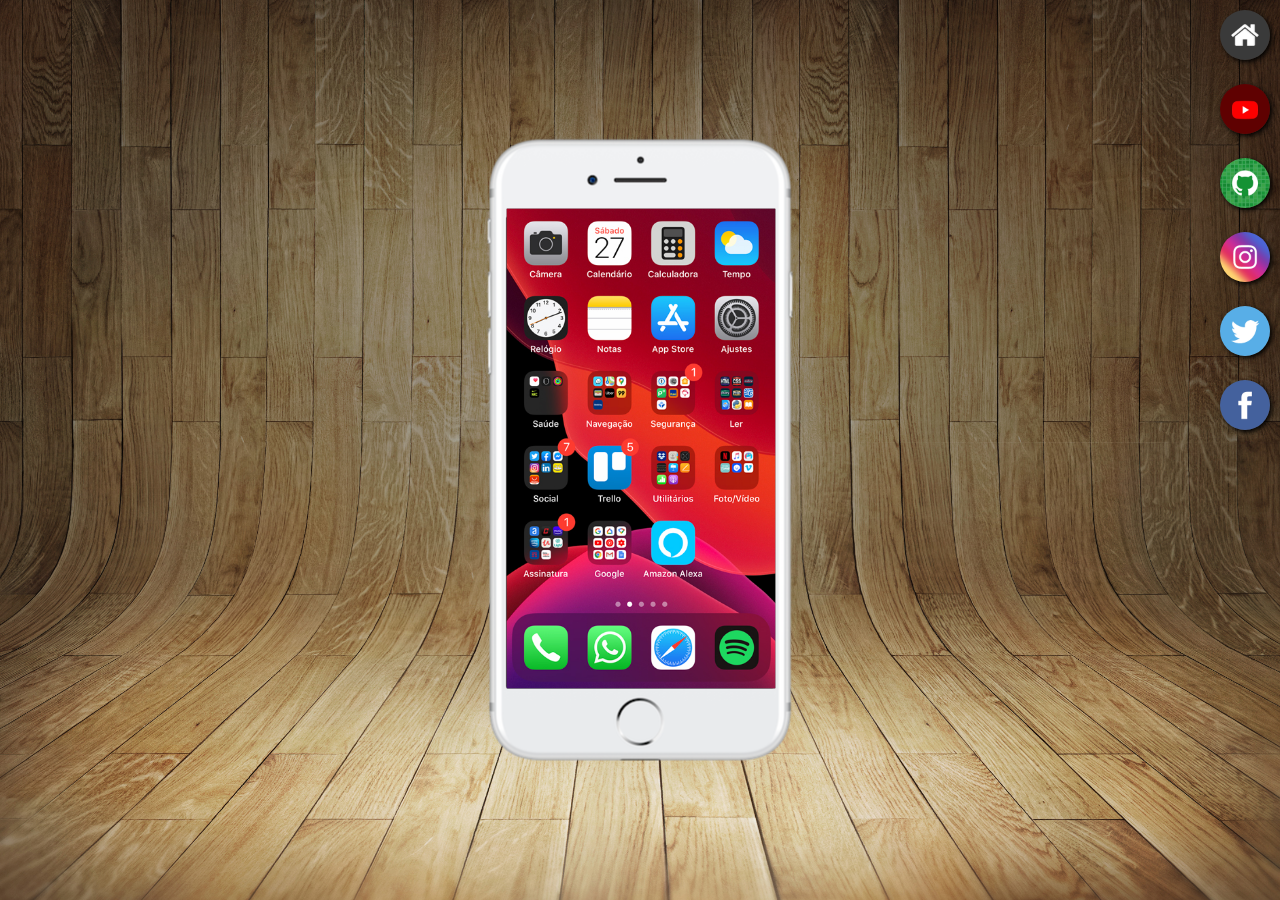
<file: index.html>
<!DOCTYPE html>
<html lang="pt-br">
<head>
    <meta charset="UTF-8">
    <meta name="viewport" content="width=device-width, initial-scale=1.0">
    <link rel="shortcut icon" href="favicon.ico" type="image/x-icon">
    <link rel="stylesheet" href="estilos/style.css">
    <title>Redes sociais</title>
</head>
<body>
    <main>
        <section id="telefone">
          <iframe src="home.html" name="tela" id="tela" frameborder="0"></iframe>
        </section>
        <section id="redes-sociais">
            <a href="home.html" target="tela"> <img src="imagens/logo-home.jpg" alt="Home"></a><br> 
            <a href="youtube.html" target="tela"> <img src="imagens/logo-youtube.jpg" alt="Youtube"></a><br>   
            <a href="Github.html" target="tela"> <img src="imagens/logo-github.jpg" alt="Github"></a><br> 
            <a href="Instragram.html" target="tela"> <img src="imagens/logo-instagram.jpg" alt="Instagram"></a><br>   
            <a href="Twitter.html" target="tela"> <img src="imagens/logo-twitter.jpg" alt="Twitter"></a><br>   
            <a href="Facebook.html" target="tela"> <img src="imagens/logo-facebook.jpg" alt="Facebook"></a><br>
            
        </section>
    </main>
</body>
</html>
</file>
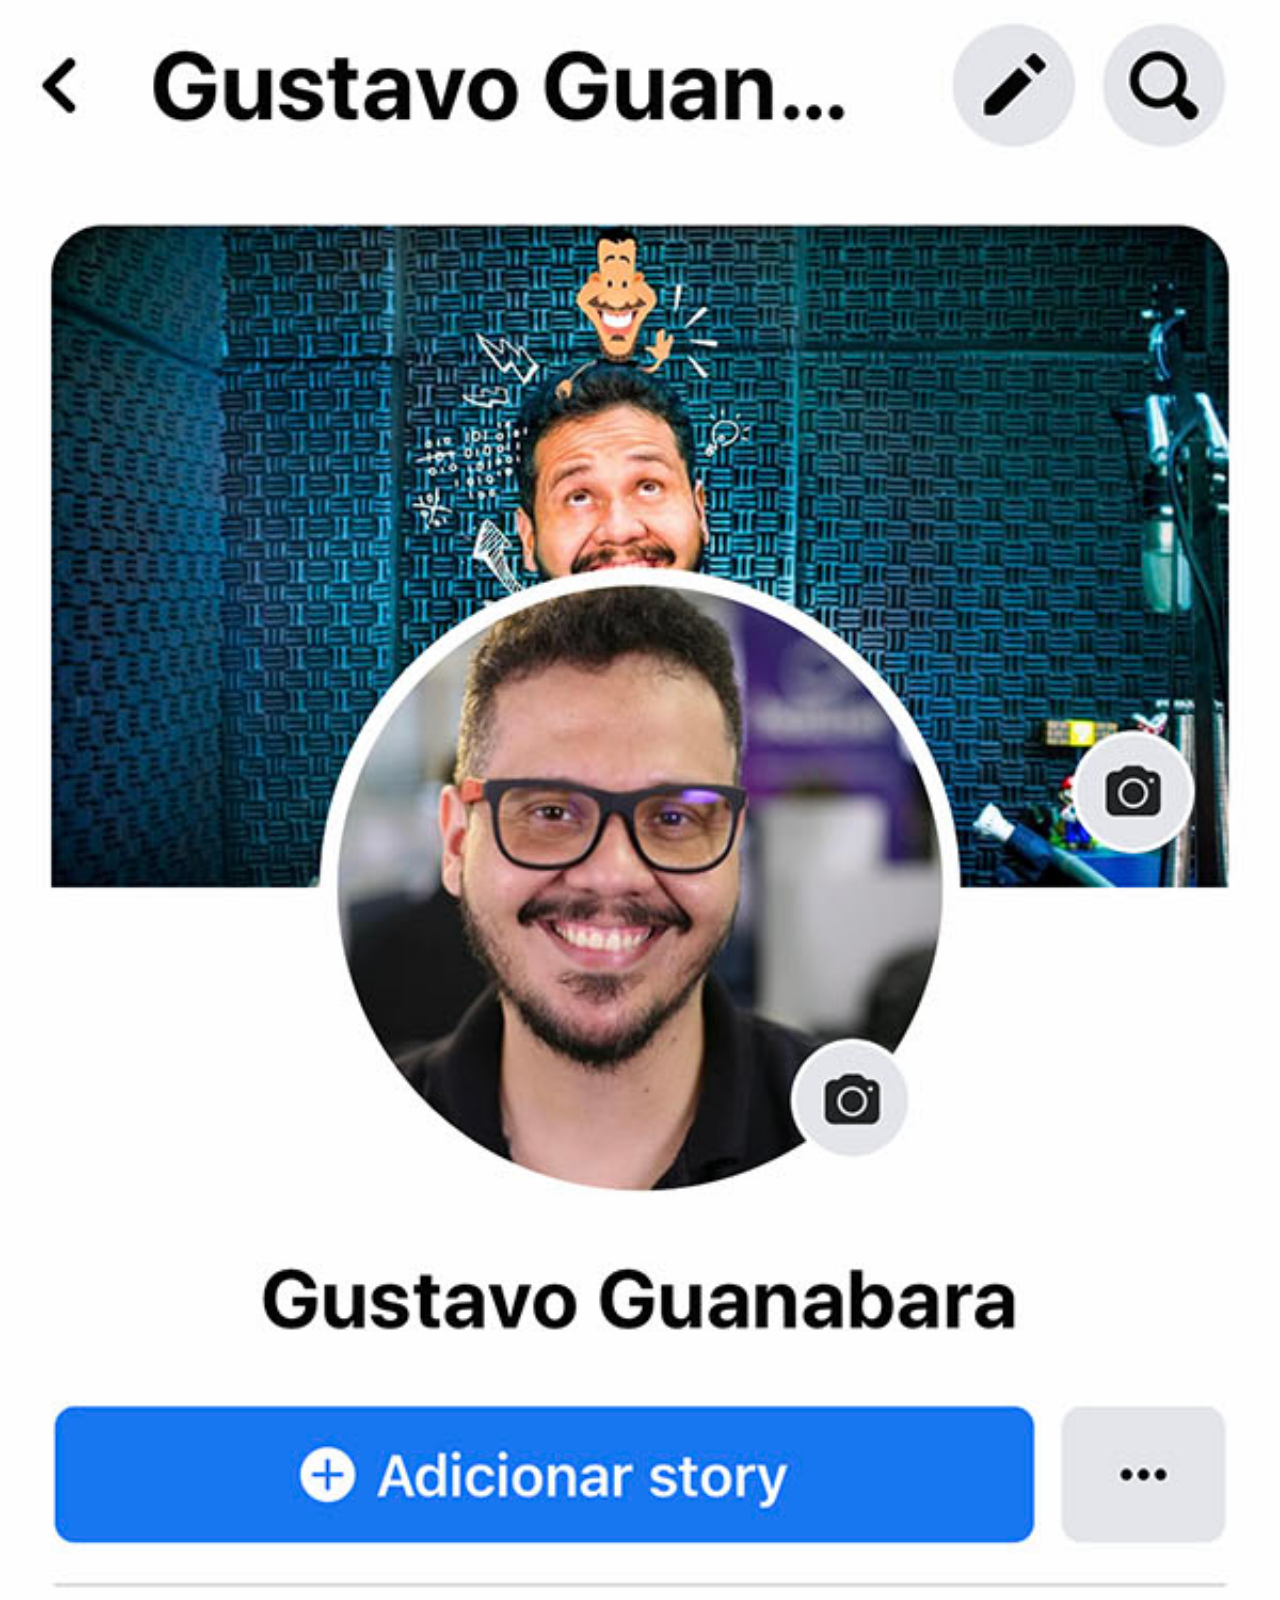
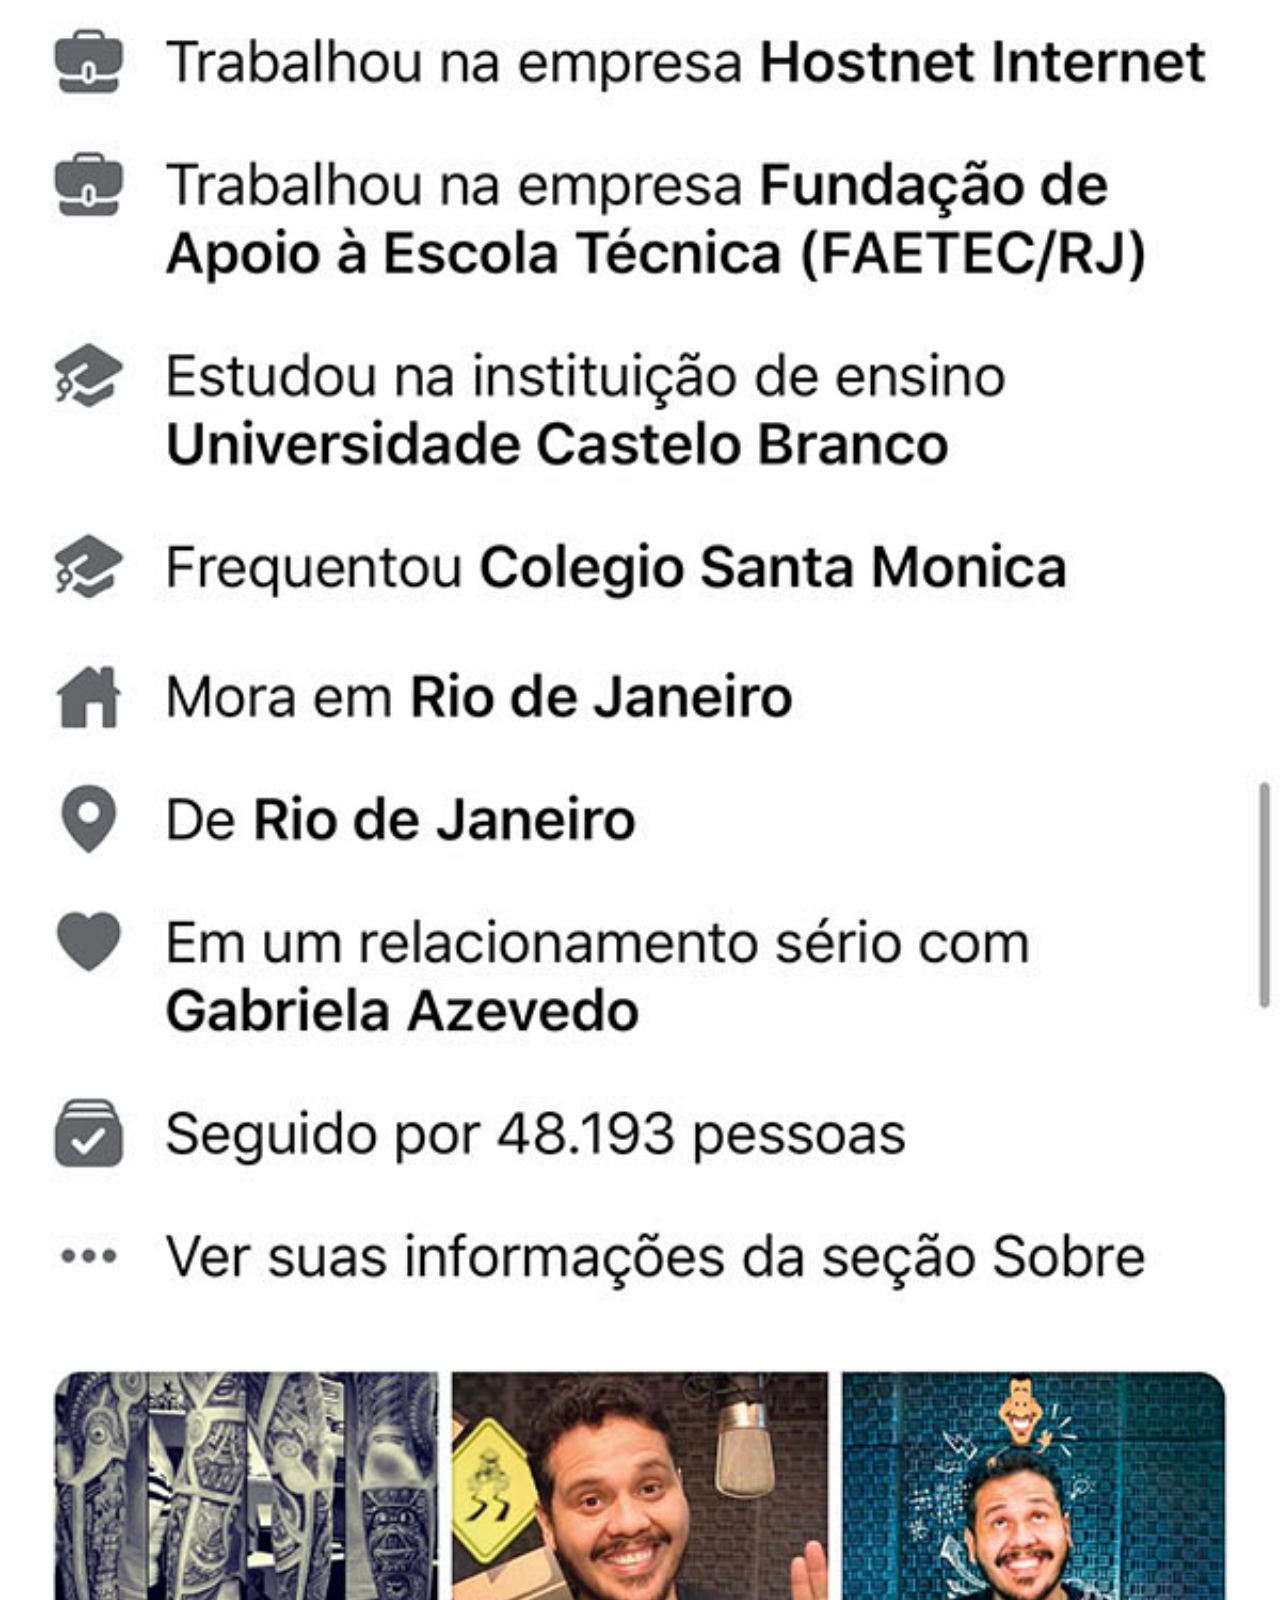
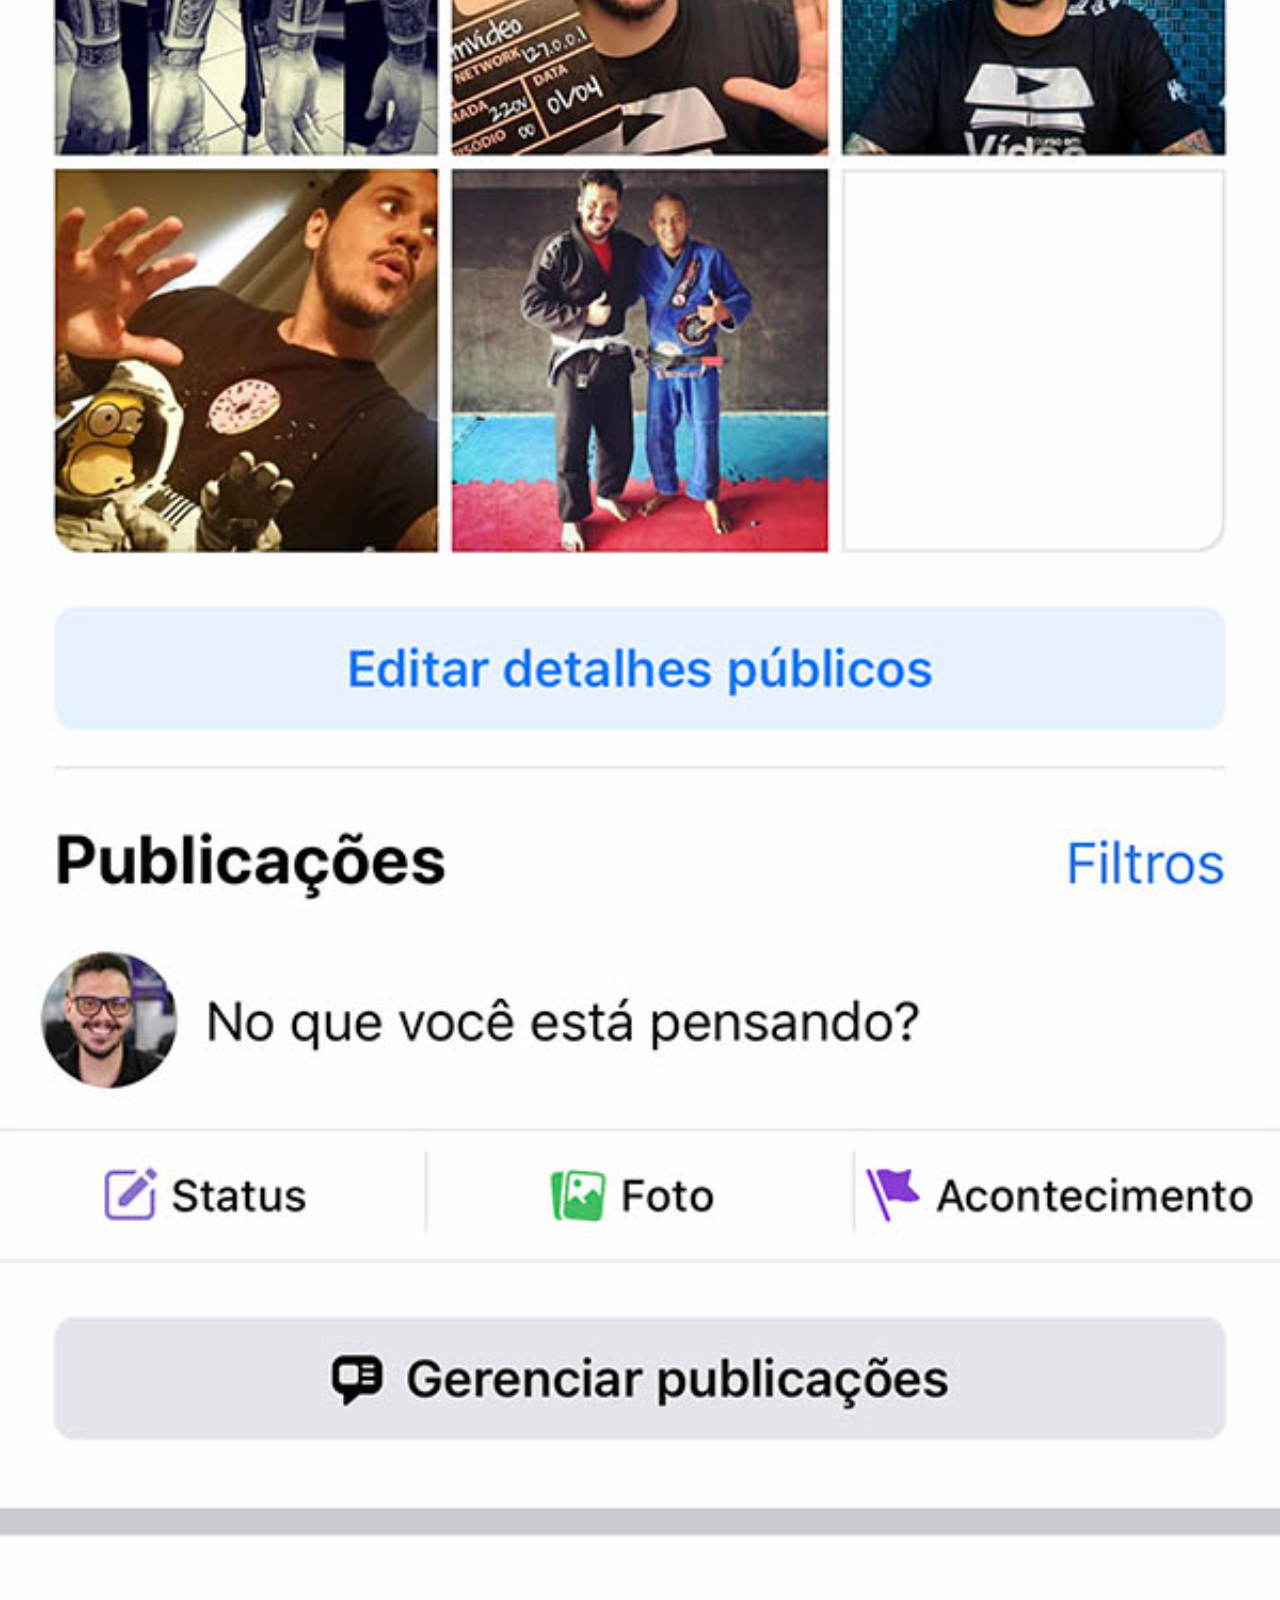
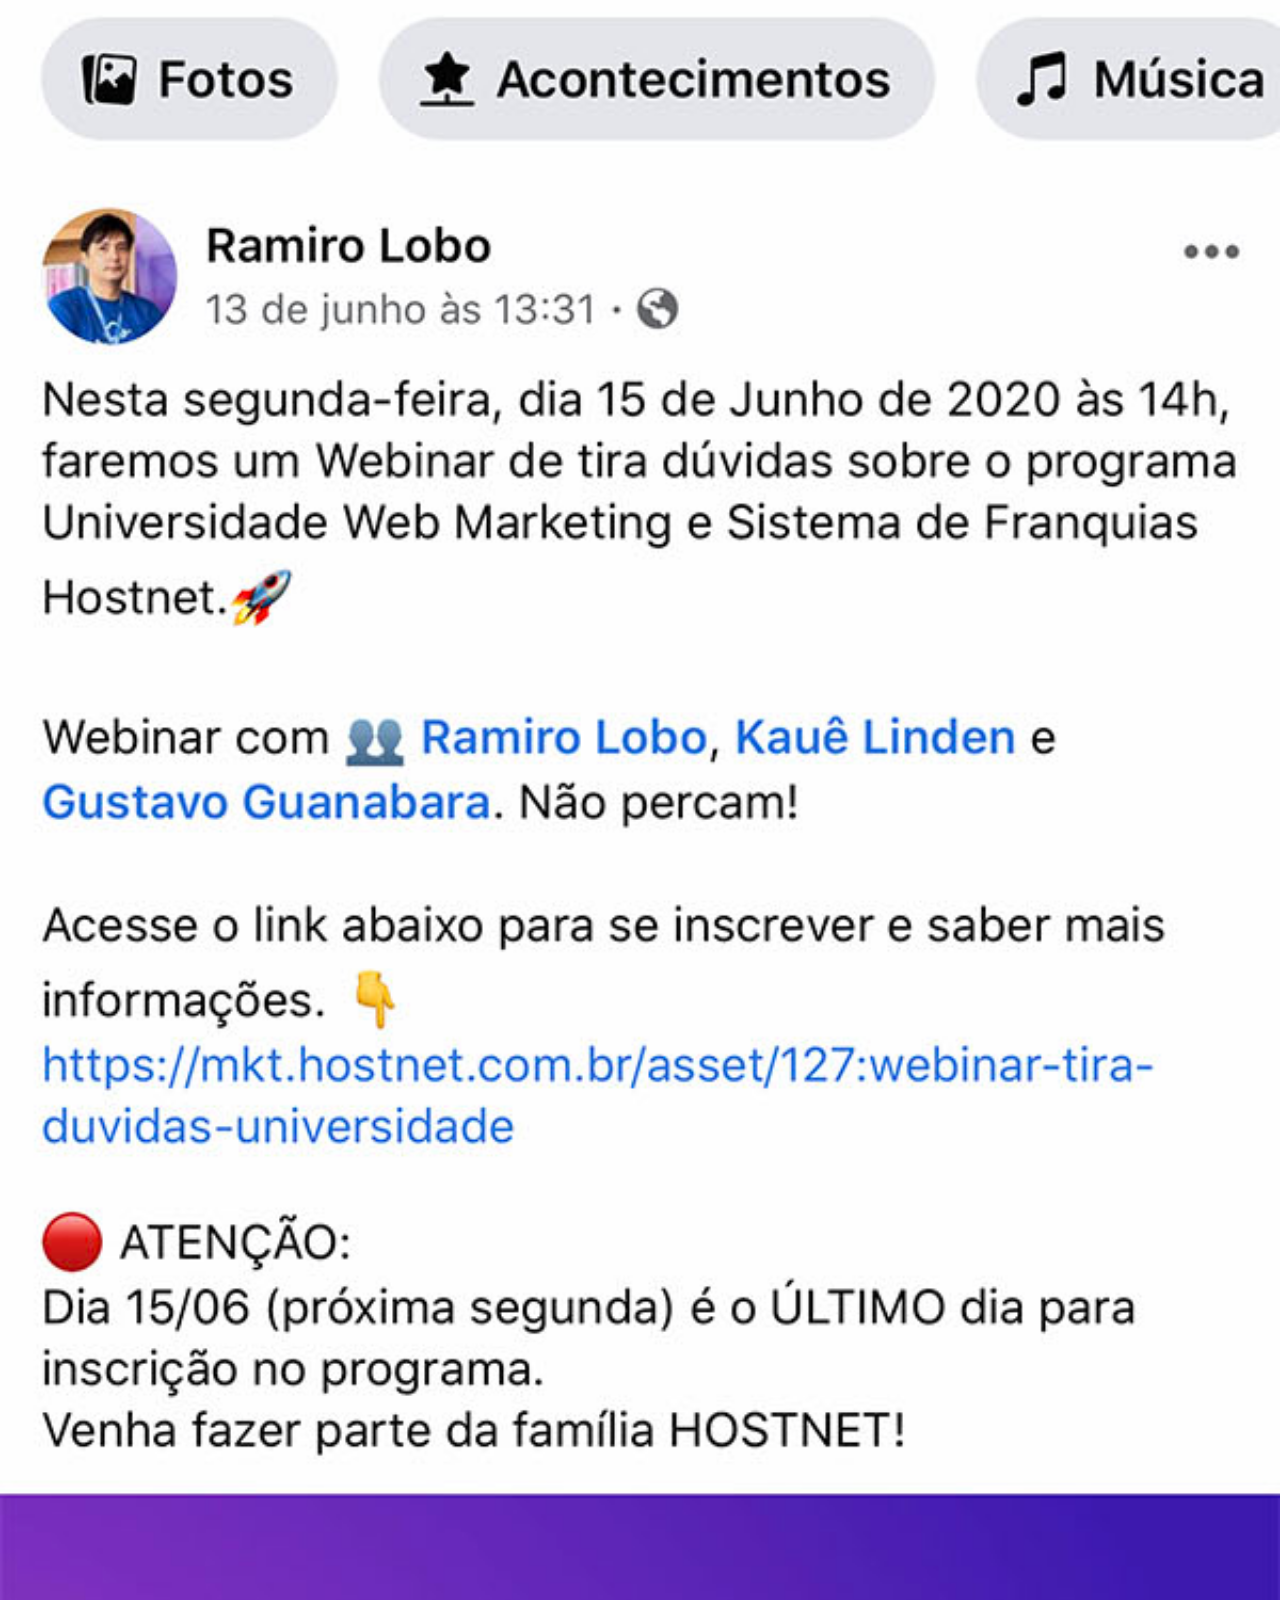
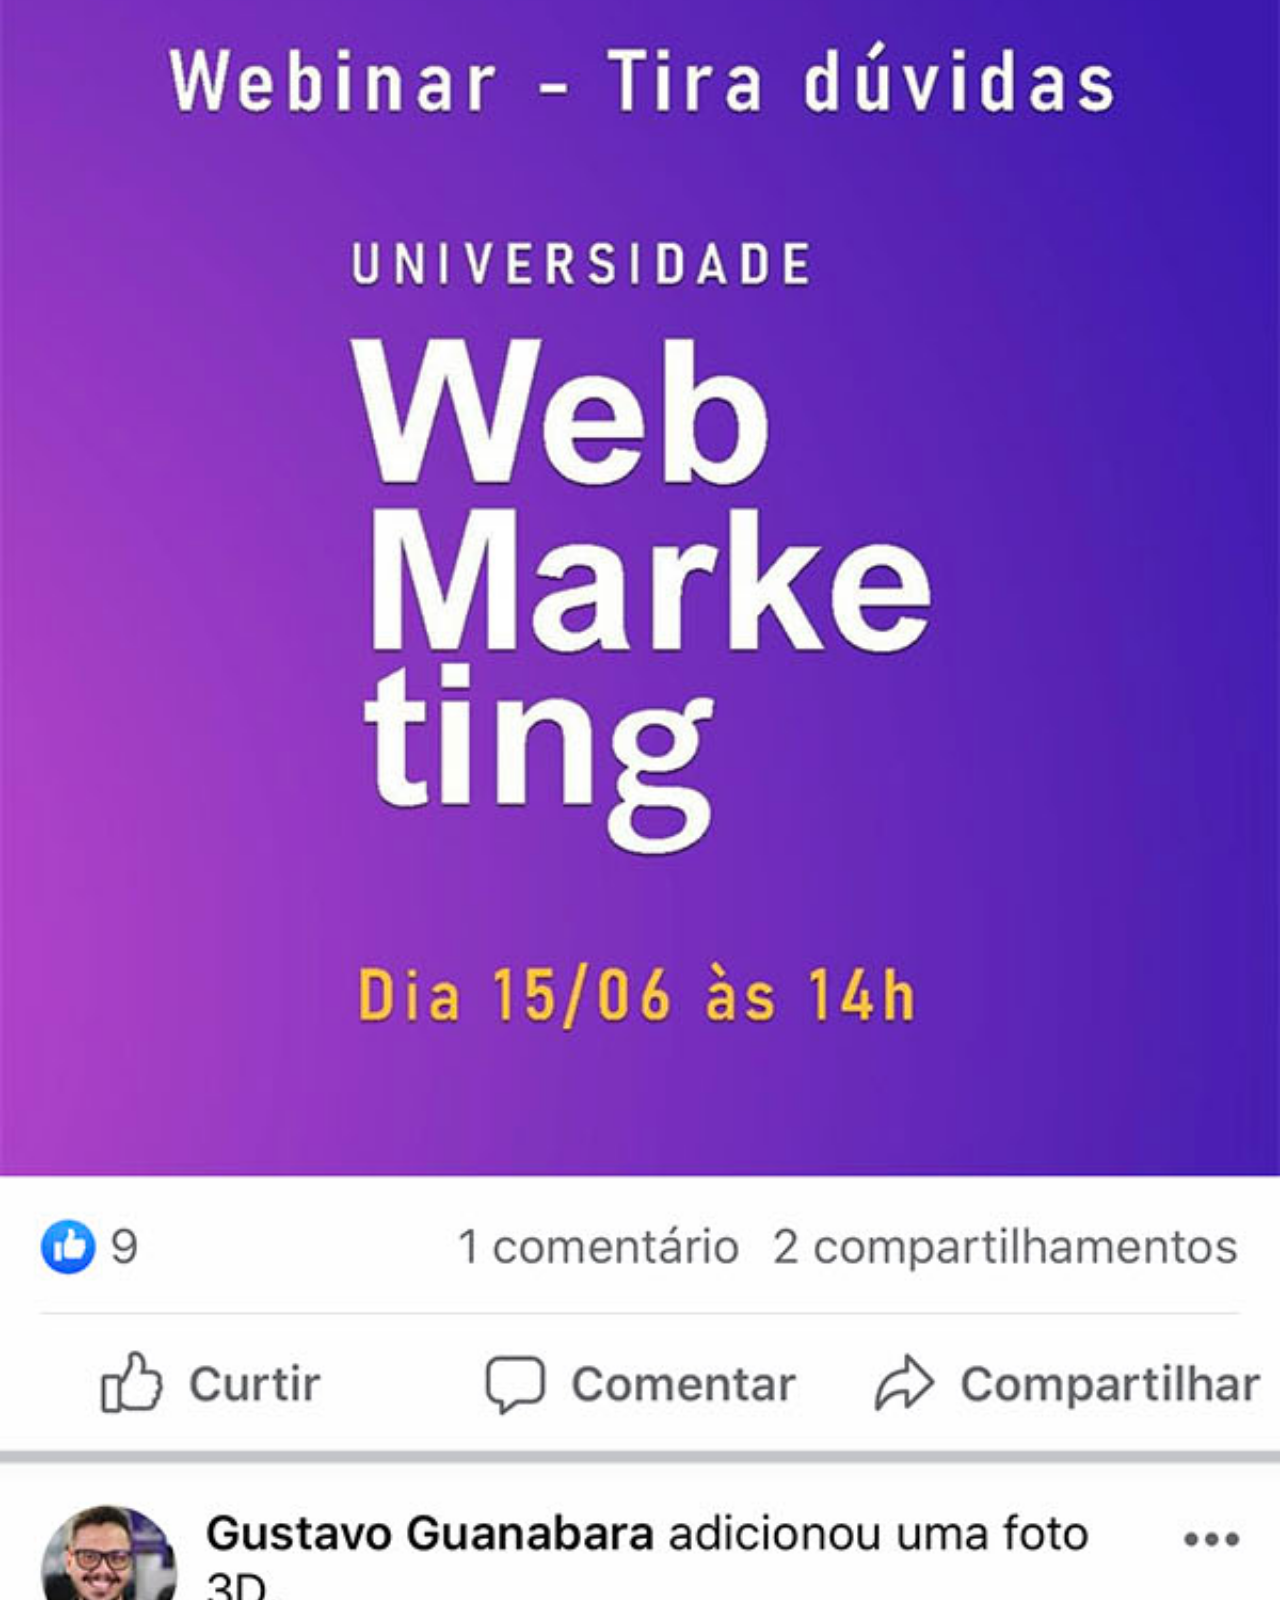
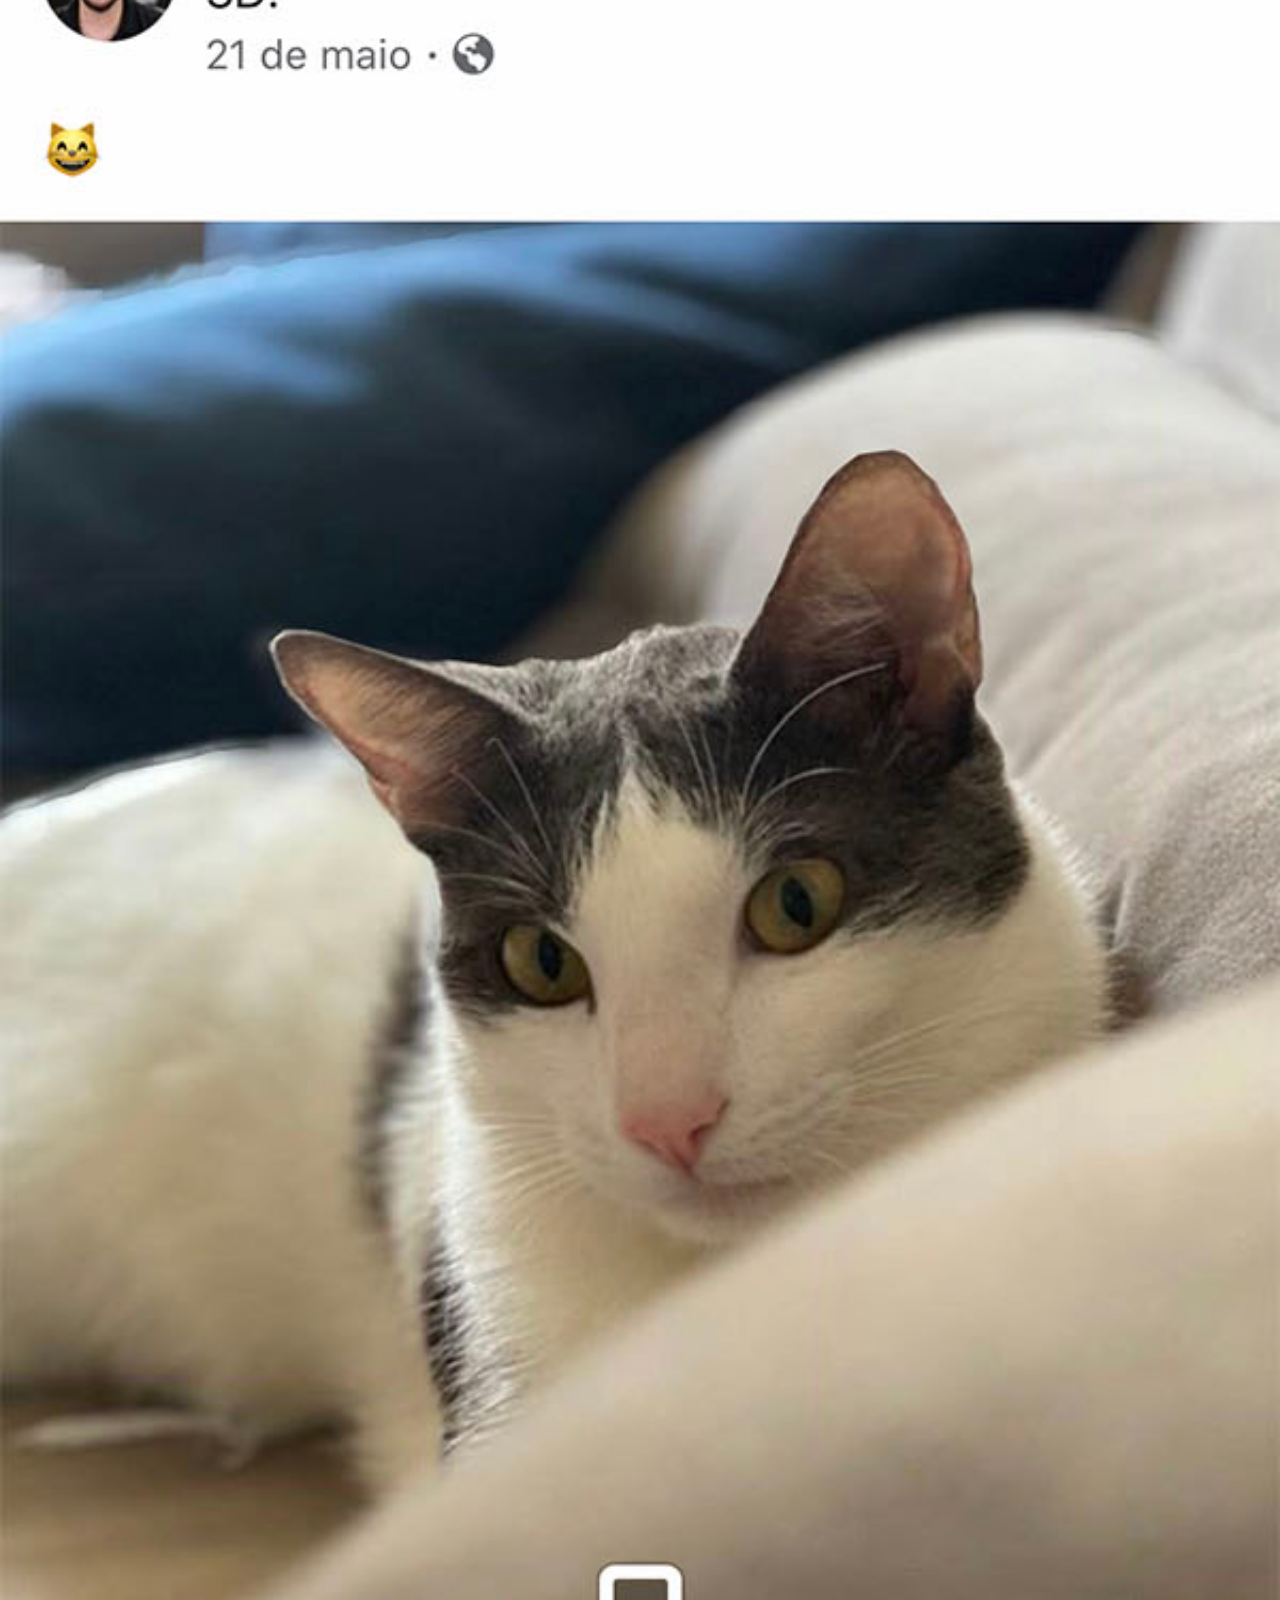
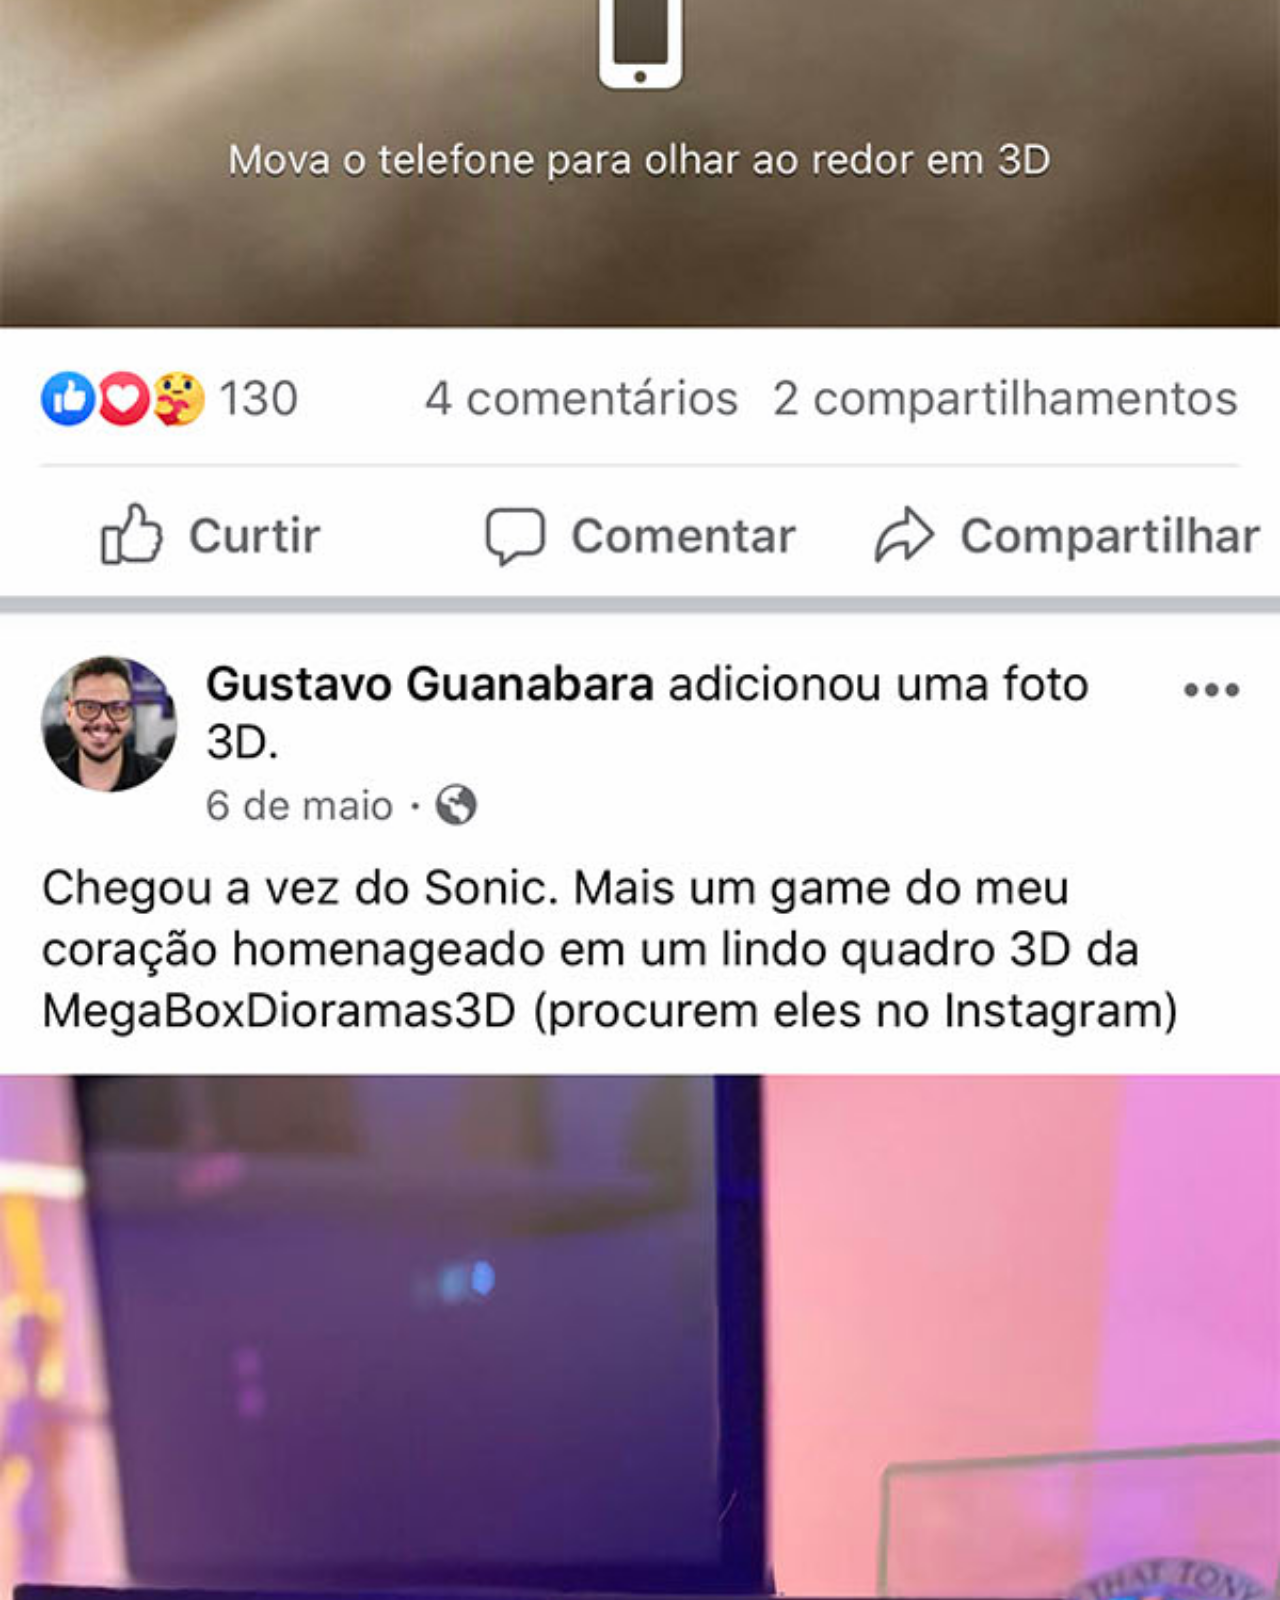
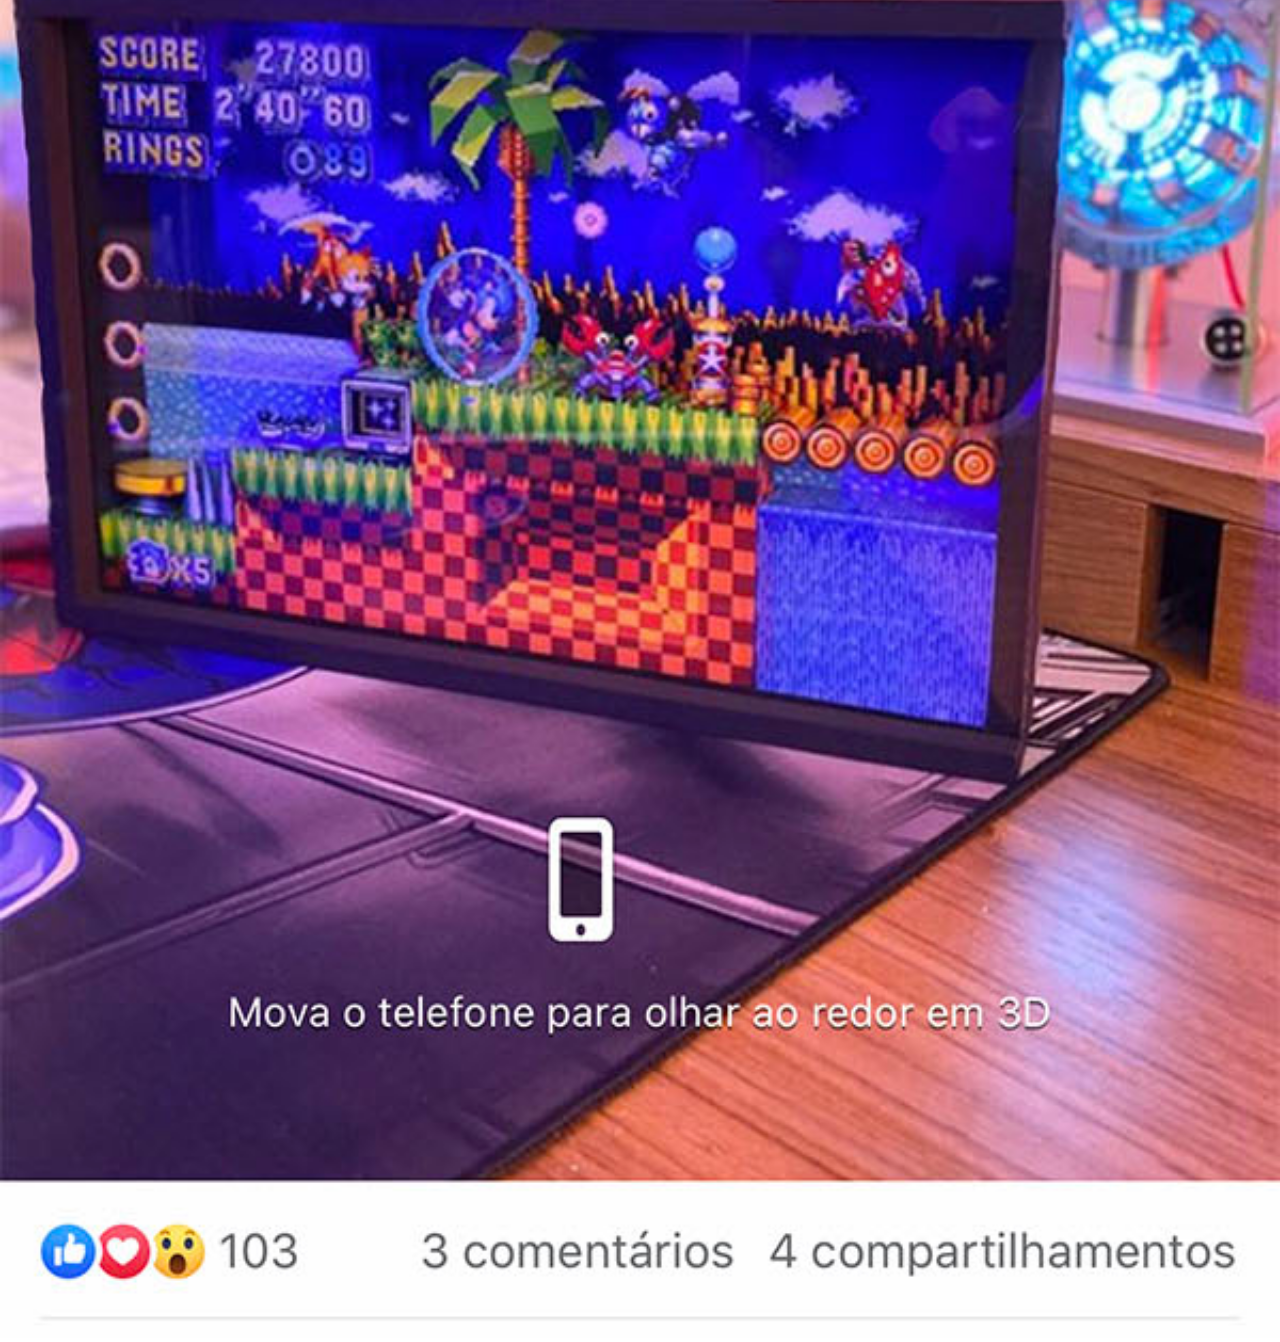
<file: Facebook.html>
<!DOCTYPE html>
<html lang="pt-br">
<head>
    <meta charset="UTF-8">
    <meta name="viewport" content="width=device-width, initial-scale=1.0">
    <link rel="stylesheet" href="estilos/social.css">

    <title>Facebook</title>
</head>
<body>
    <img src="imagens/tela-facebook.jpg" alt="Facebook">
</body>
</html>
</file>
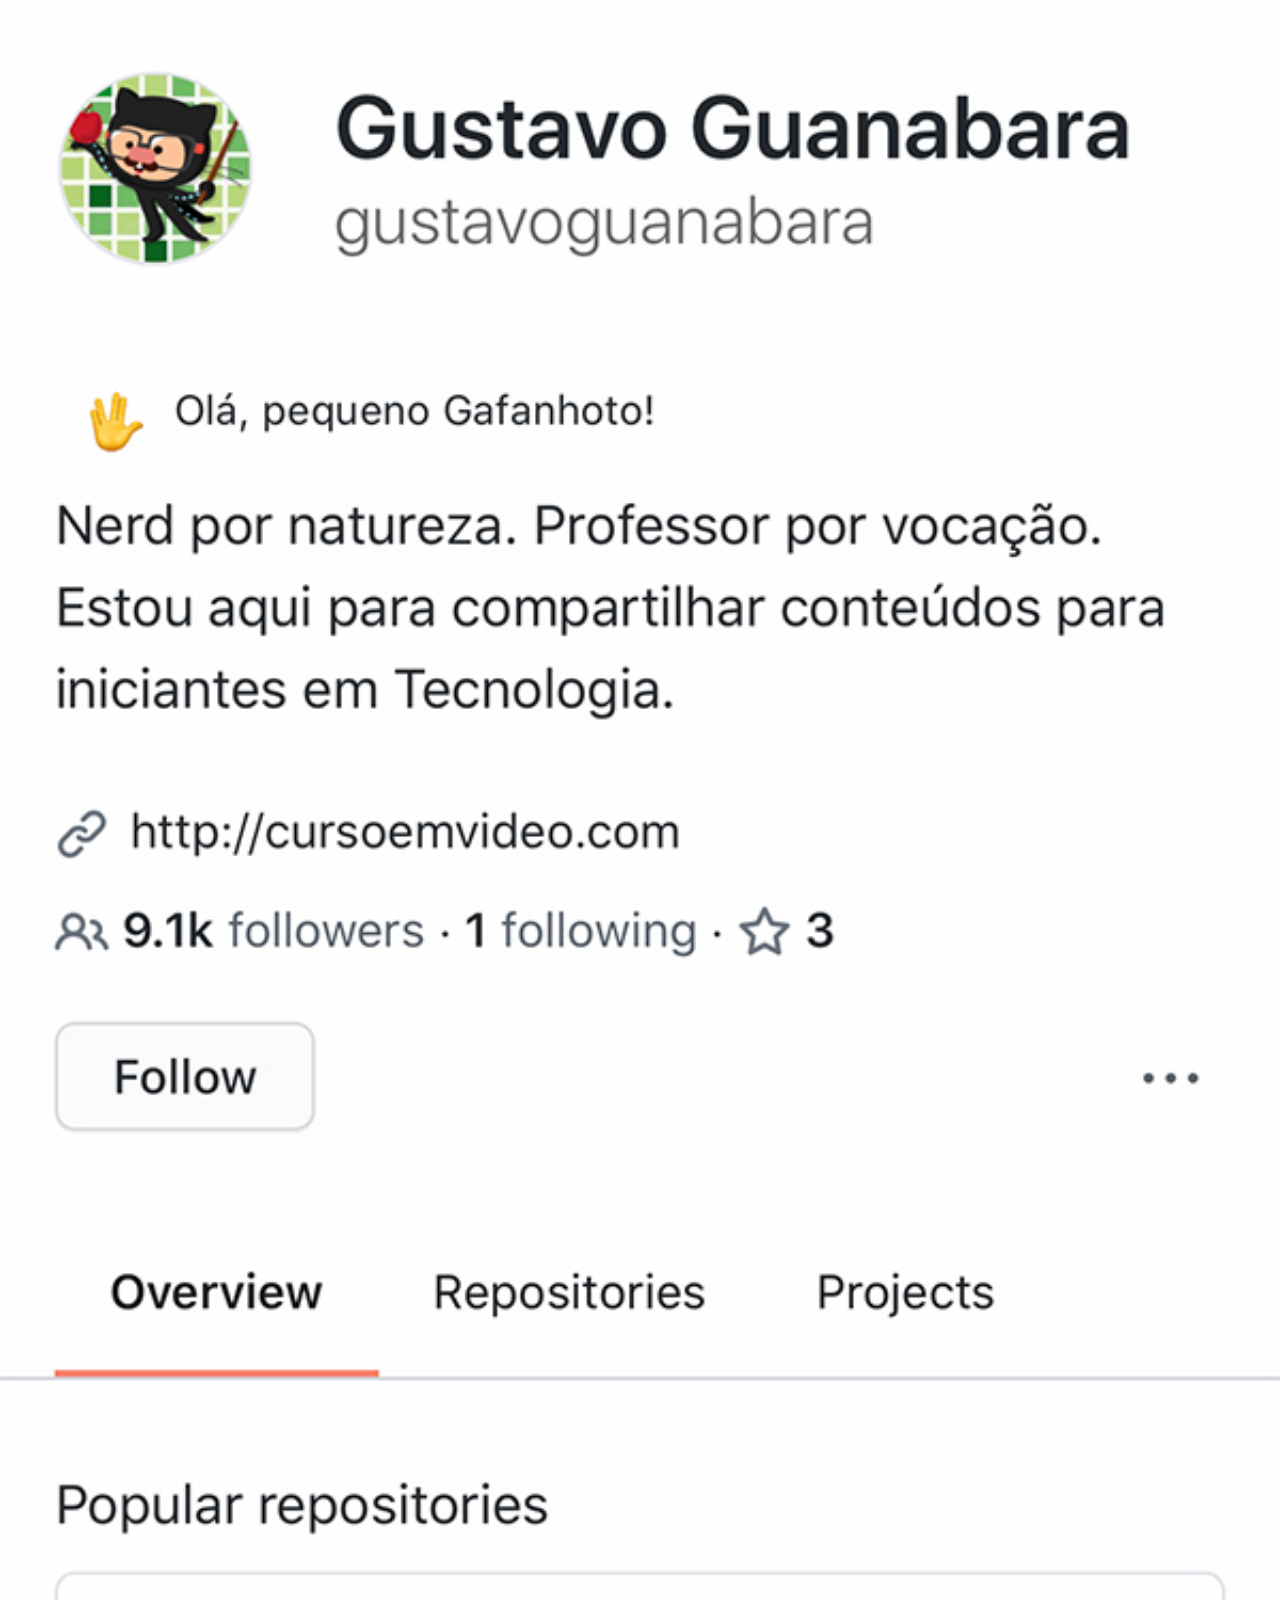
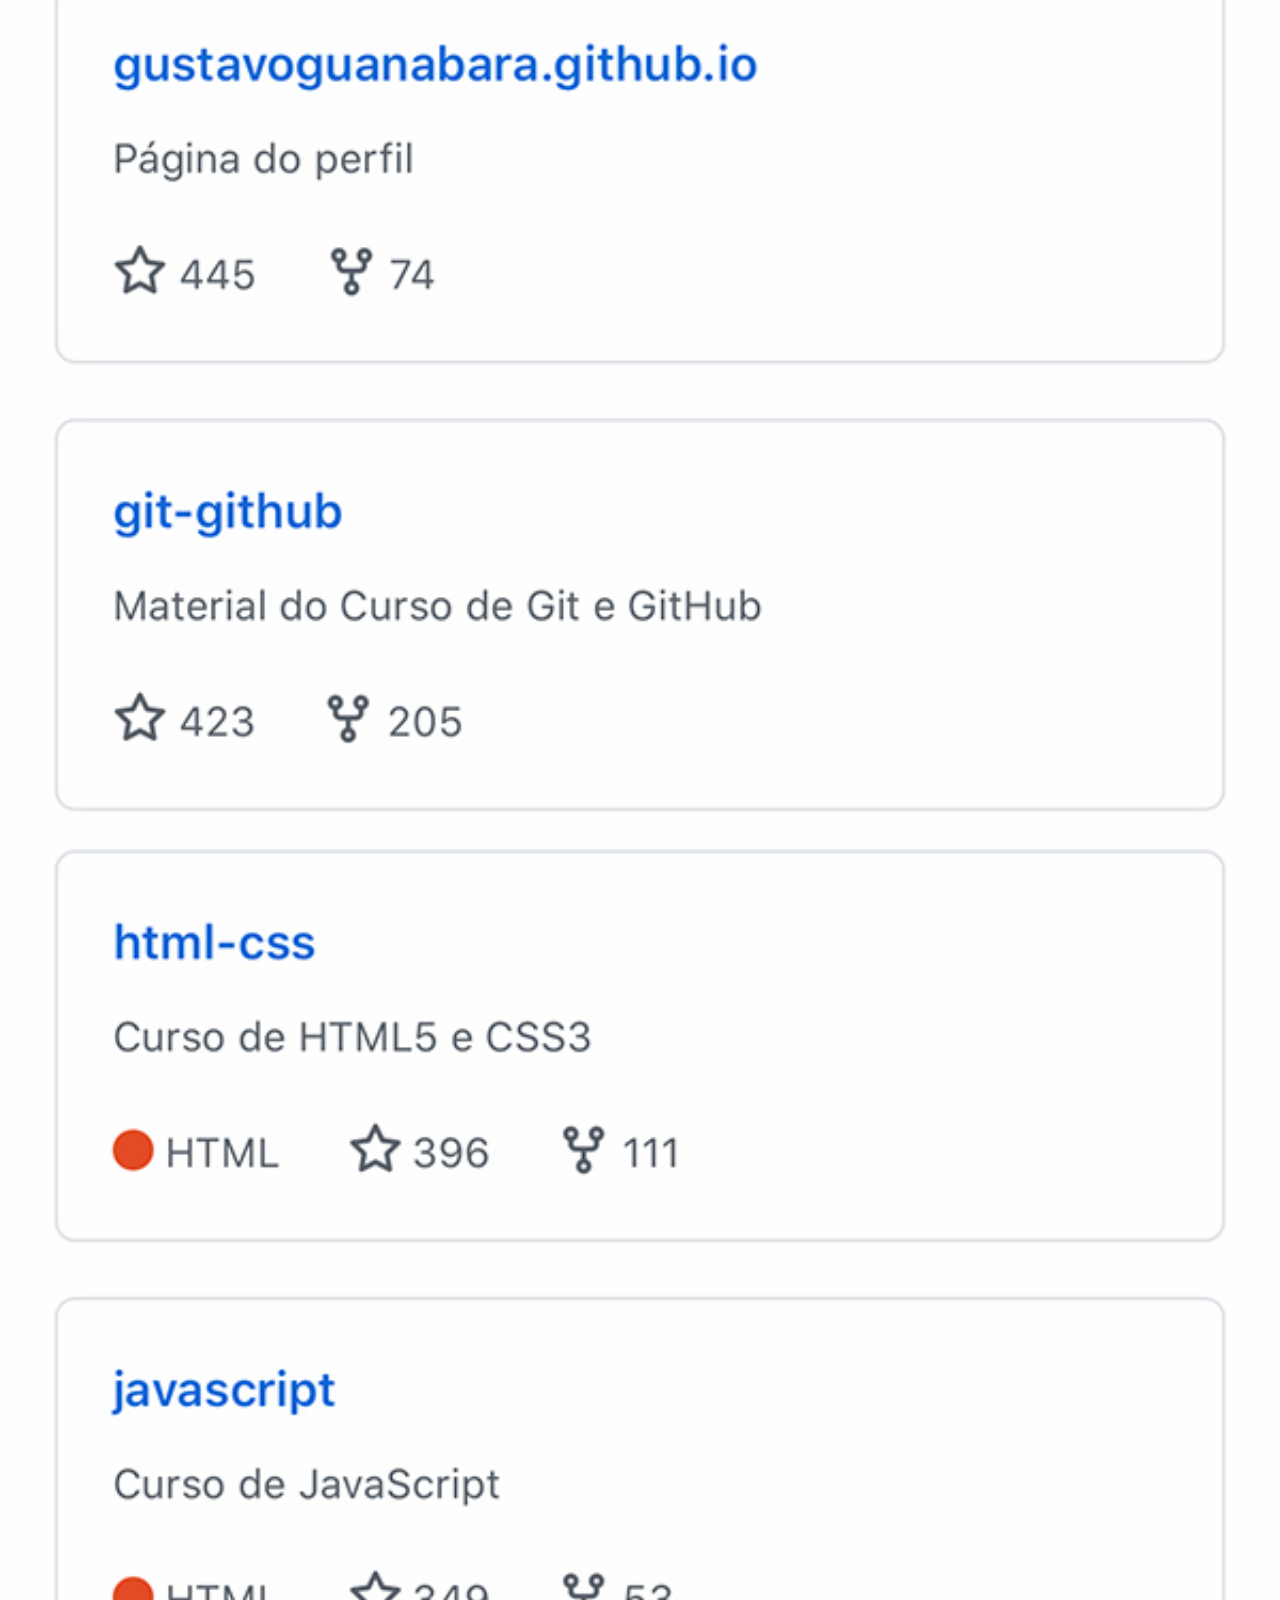
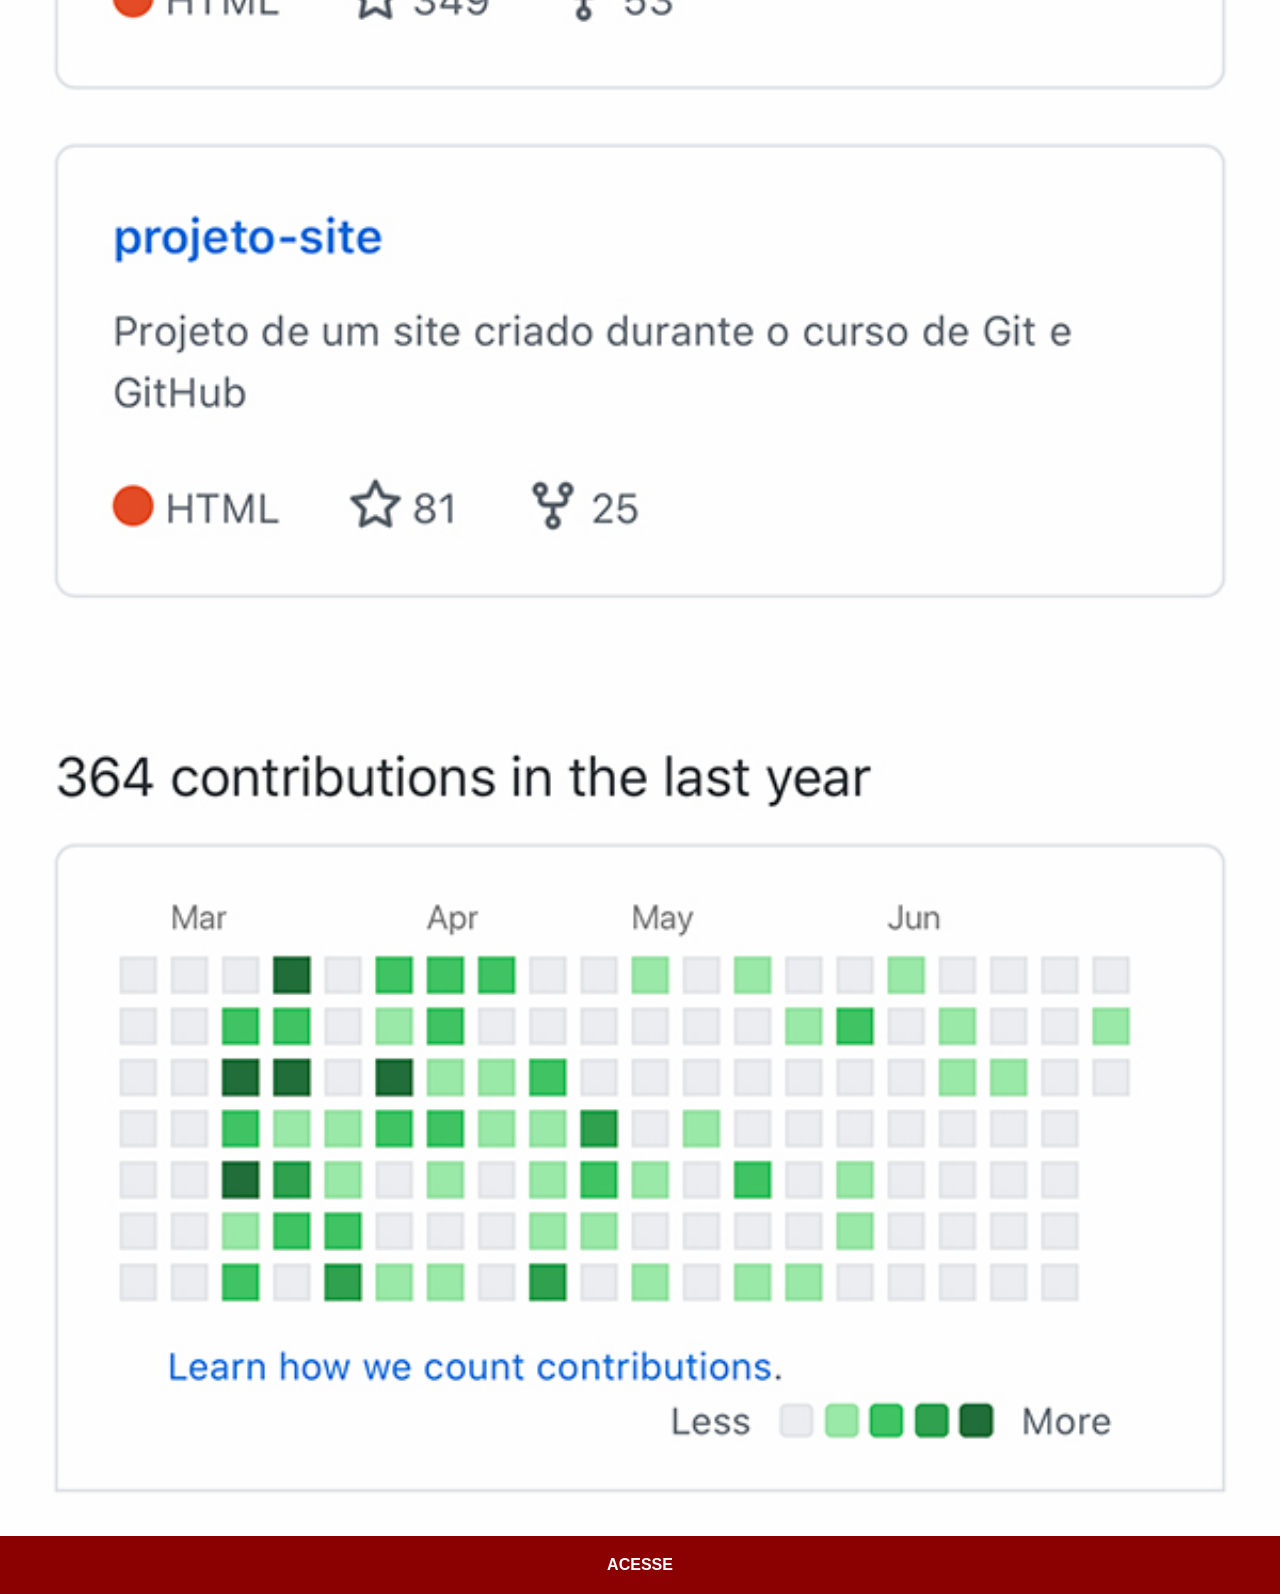
<file: Github.html>
<!DOCTYPE html>
<html lang="pt-br">
<head>
    <meta charset="UTF-8">
    <meta name="viewport" content="width=device-width, initial-scale=1.0">
    <link rel="stylesheet" href="estilos/social.css">
    
    <title>Github</title>
</head>
<body>
    <img src="imagens/tela-github.jpg" alt="Github">
    <a href="https://github.com/gustavoguanabara" target="_blank">ACESSE</a>
</body>
</html>
</file>
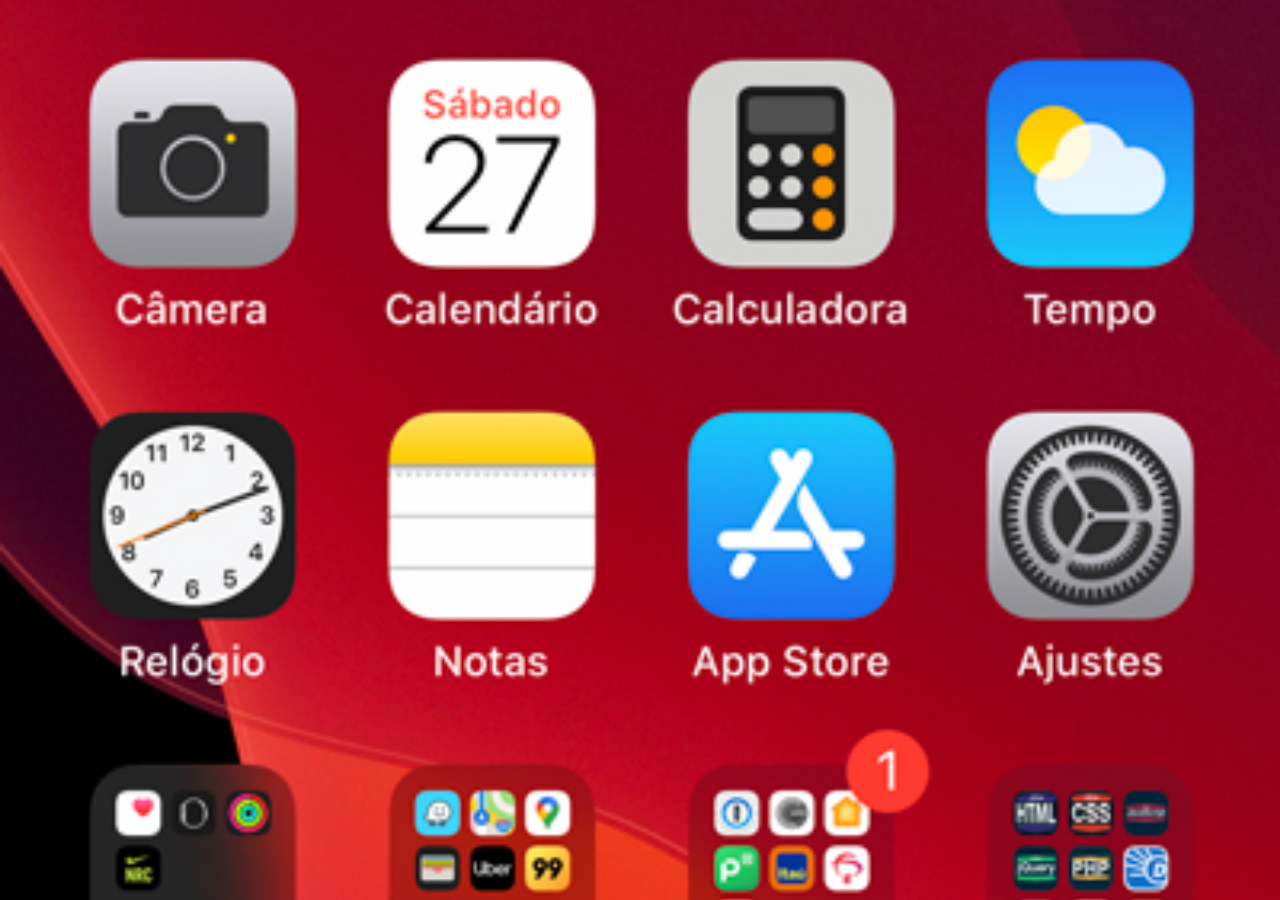
<file: home.html>
<!DOCTYPE html>
<html lang="pt-br">
<head>
    <meta charset="UTF-8">
    <meta name="viewport" content="width=device-width, initial-scale=1.0">
    <title>home</title>
</head>
<style>
    * {
        margin: 0px;
        padding: 0px;

    }

    body {
        width: 100vw;
        height: 100vh;
        background: black url(imagens/tela-home.jpg) no-repeat top center;
        background-size: cover;


    }
</style>
<body>
    
</body>
</html>
</file>
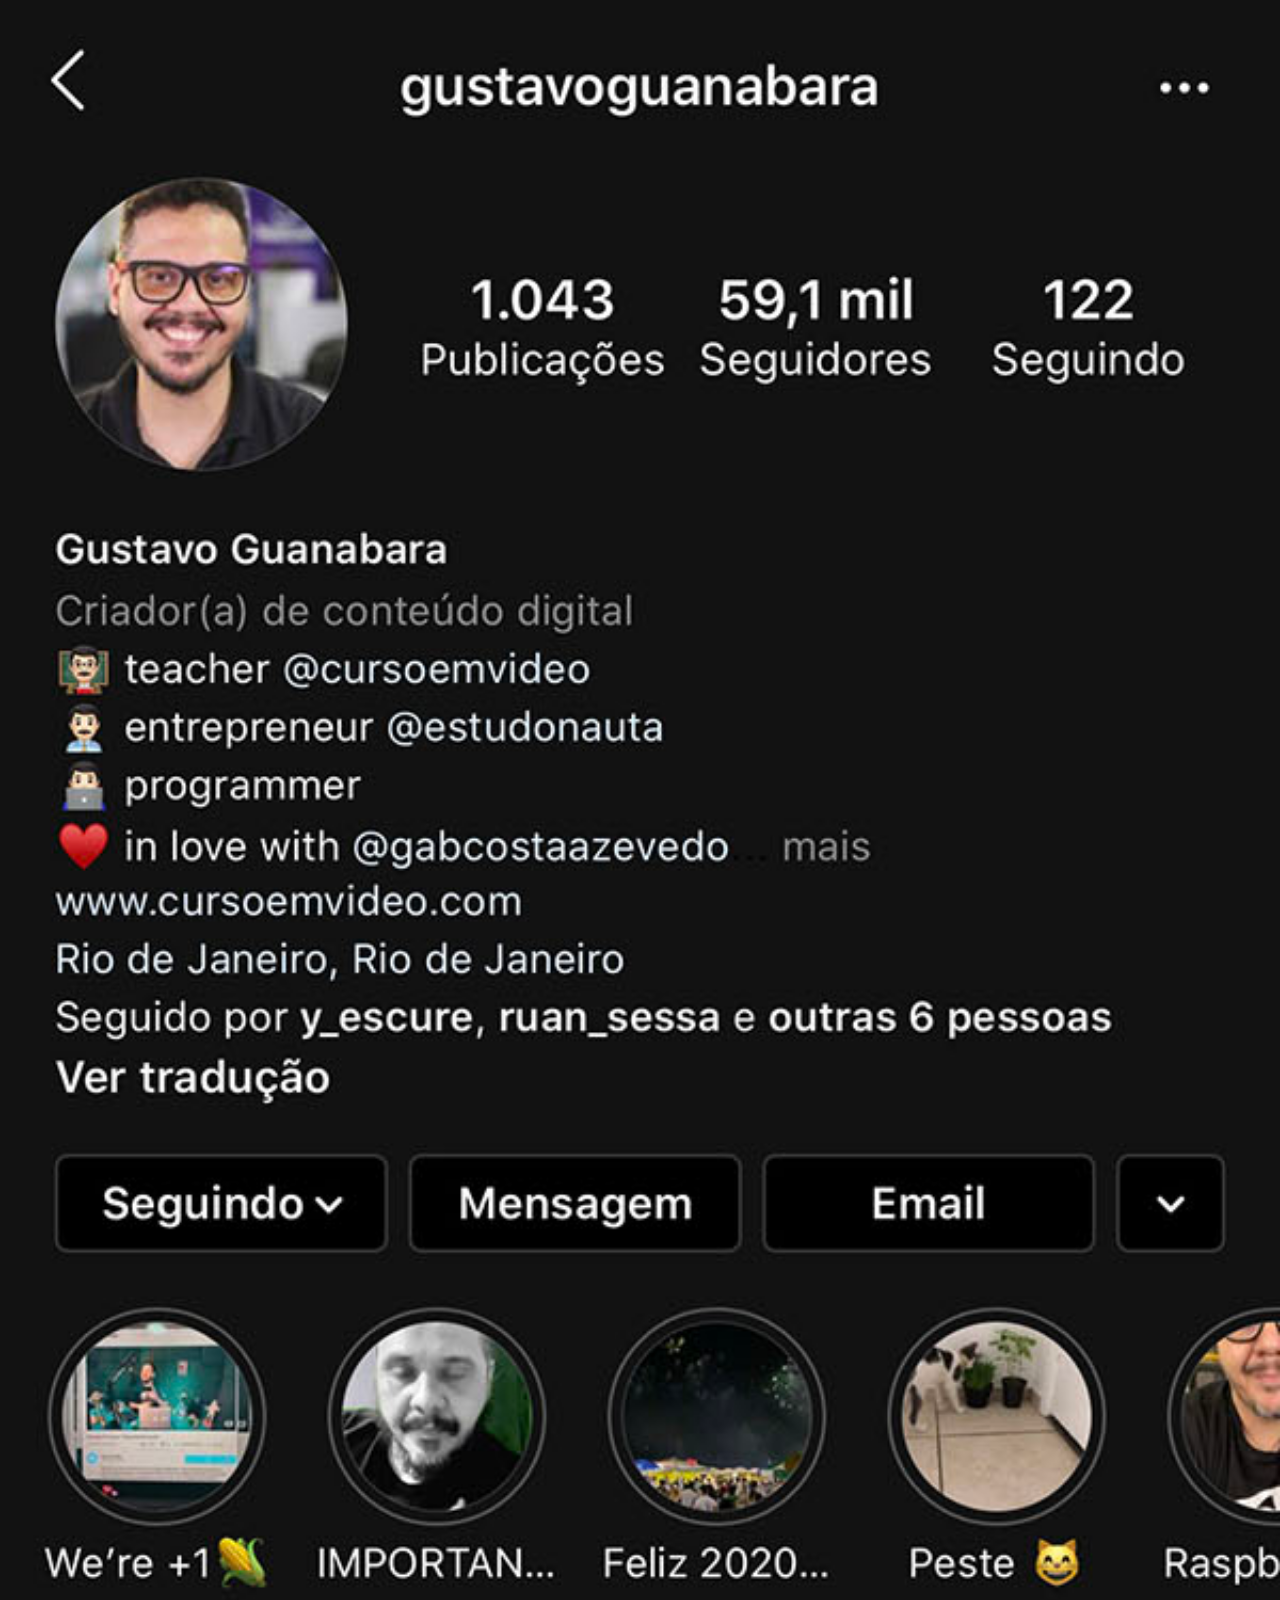
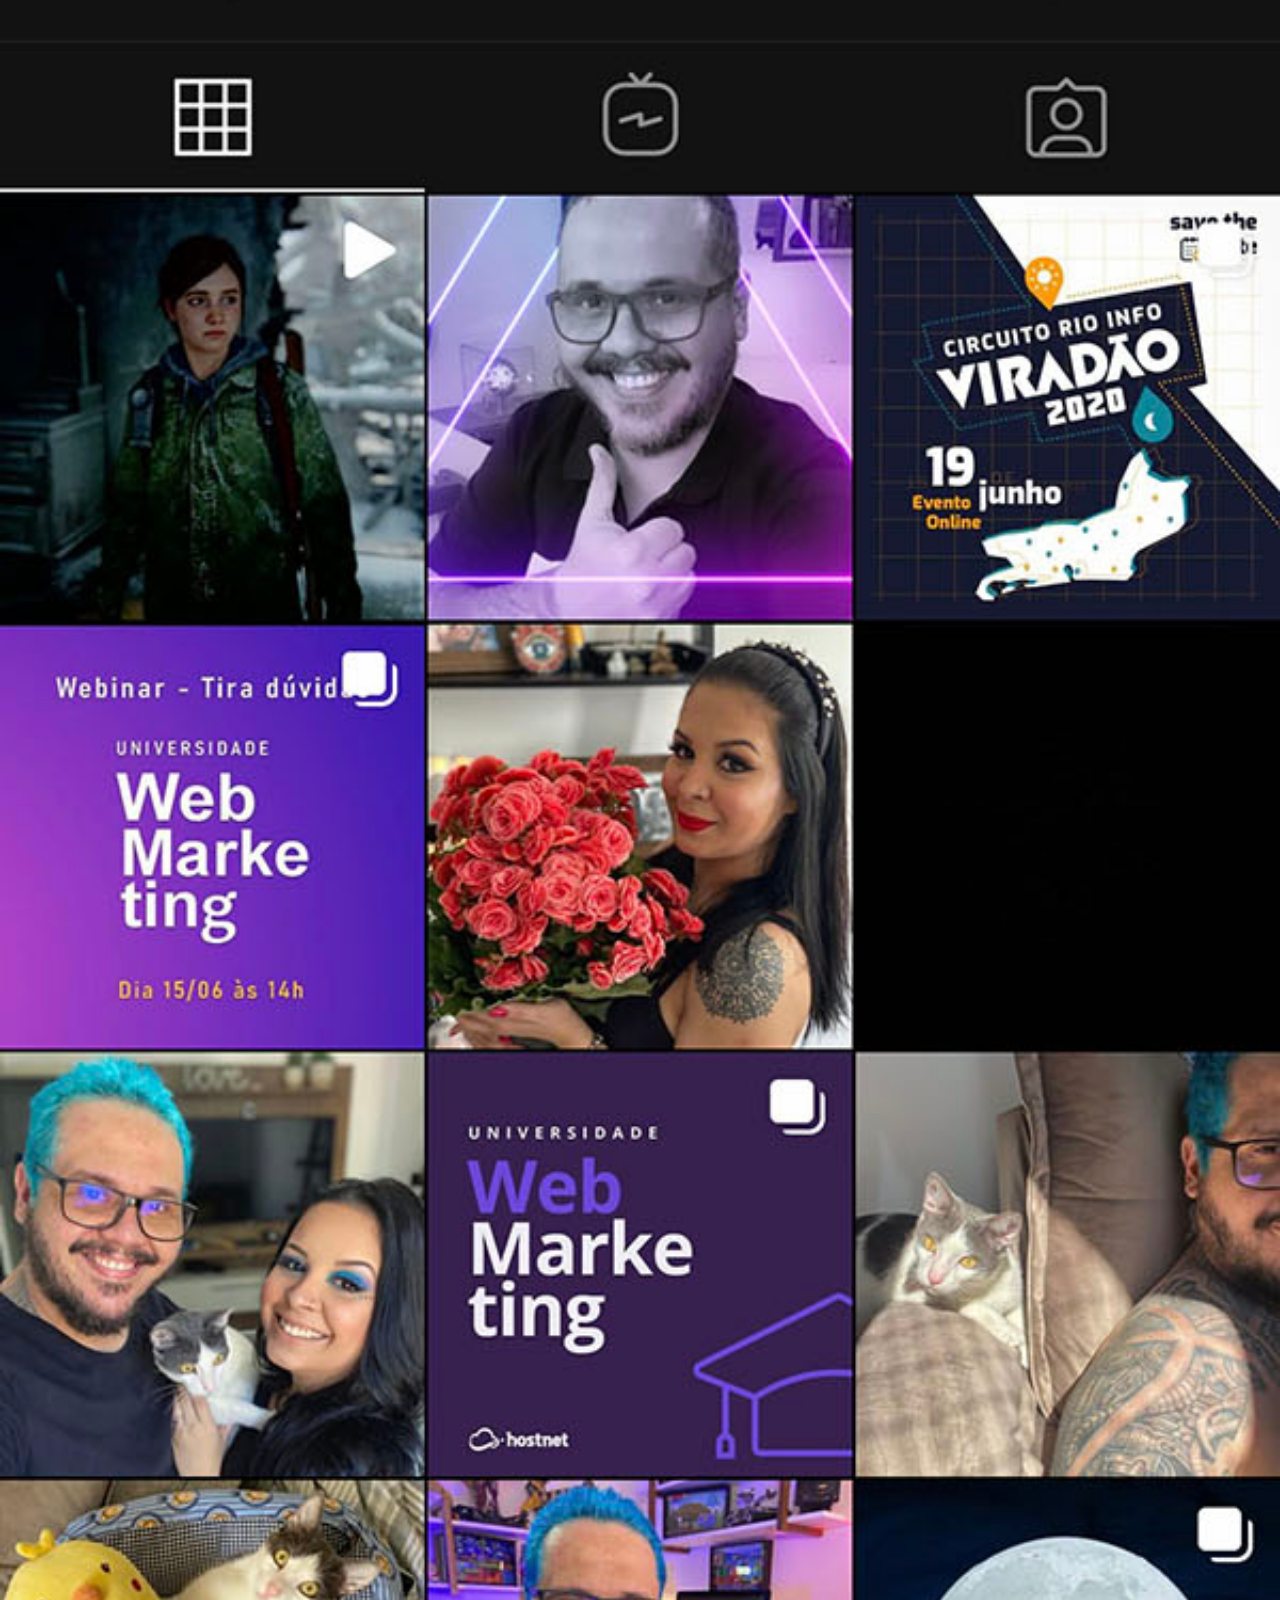
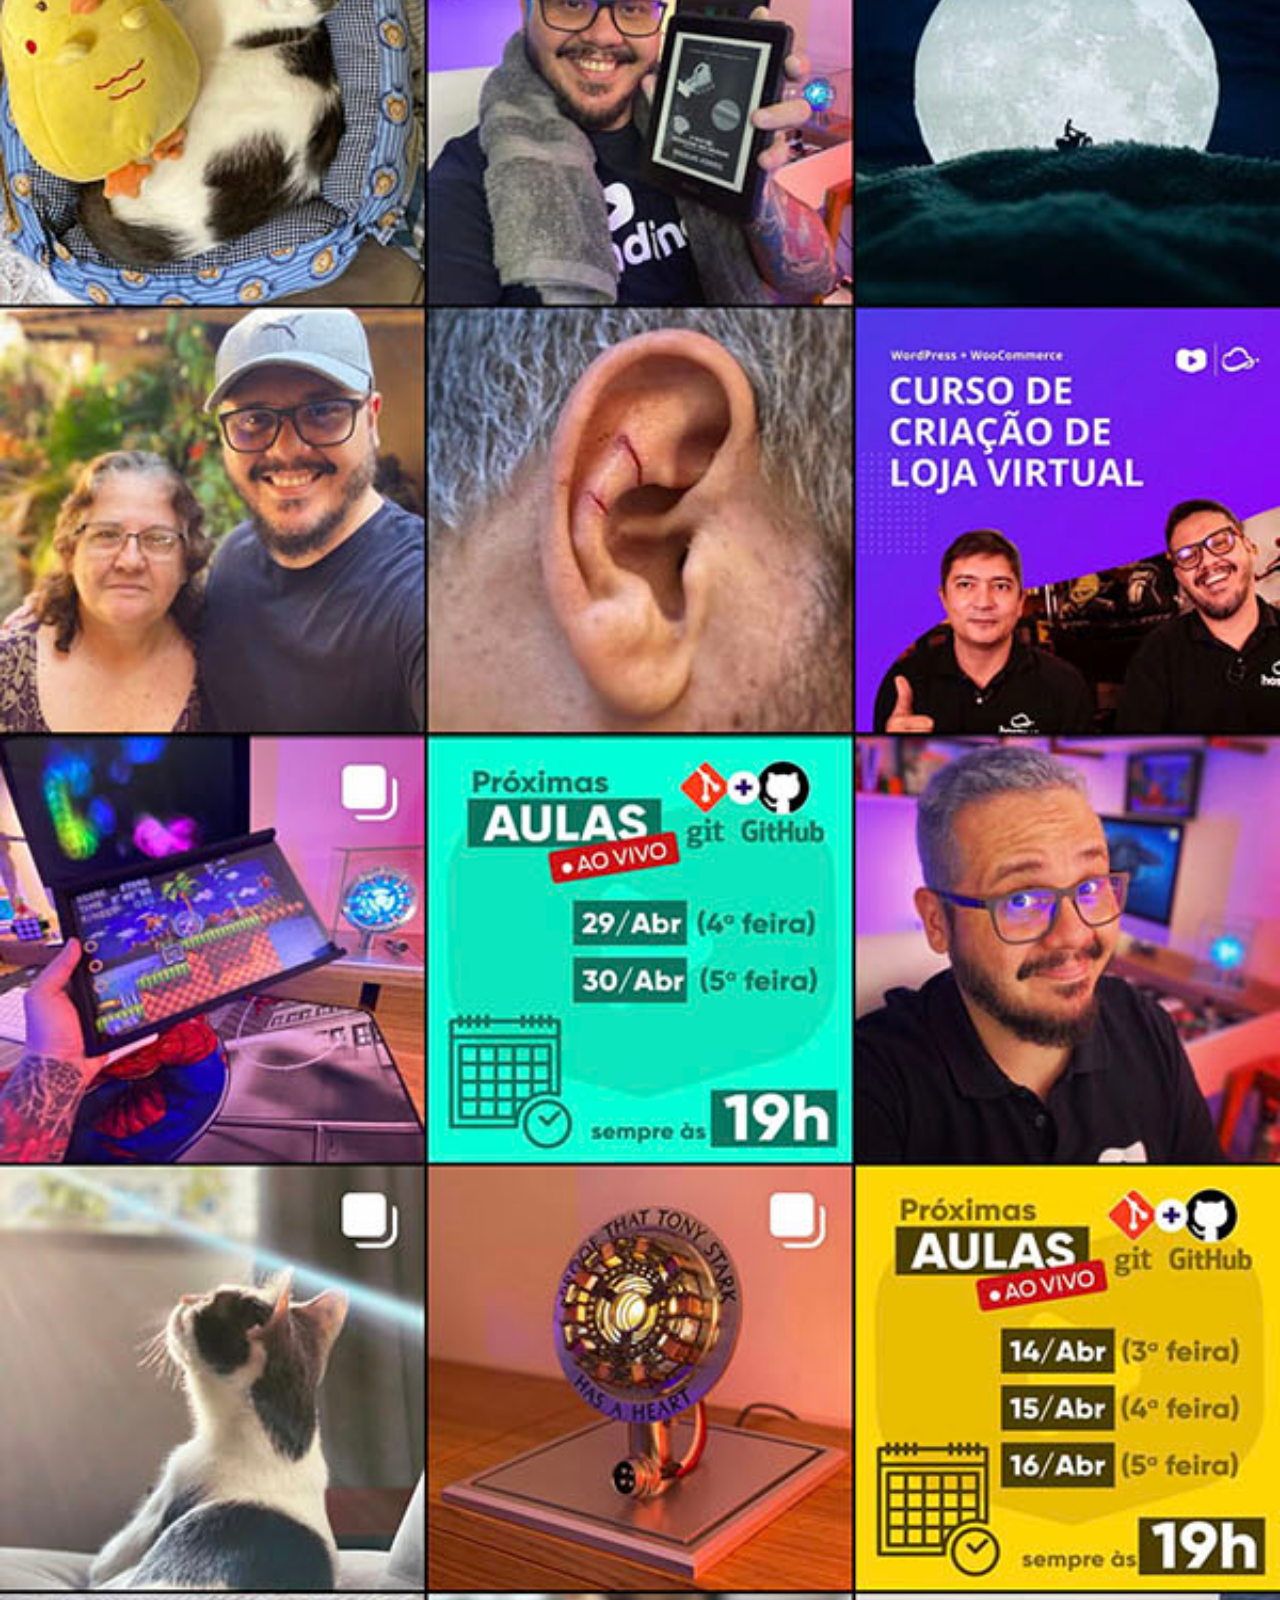
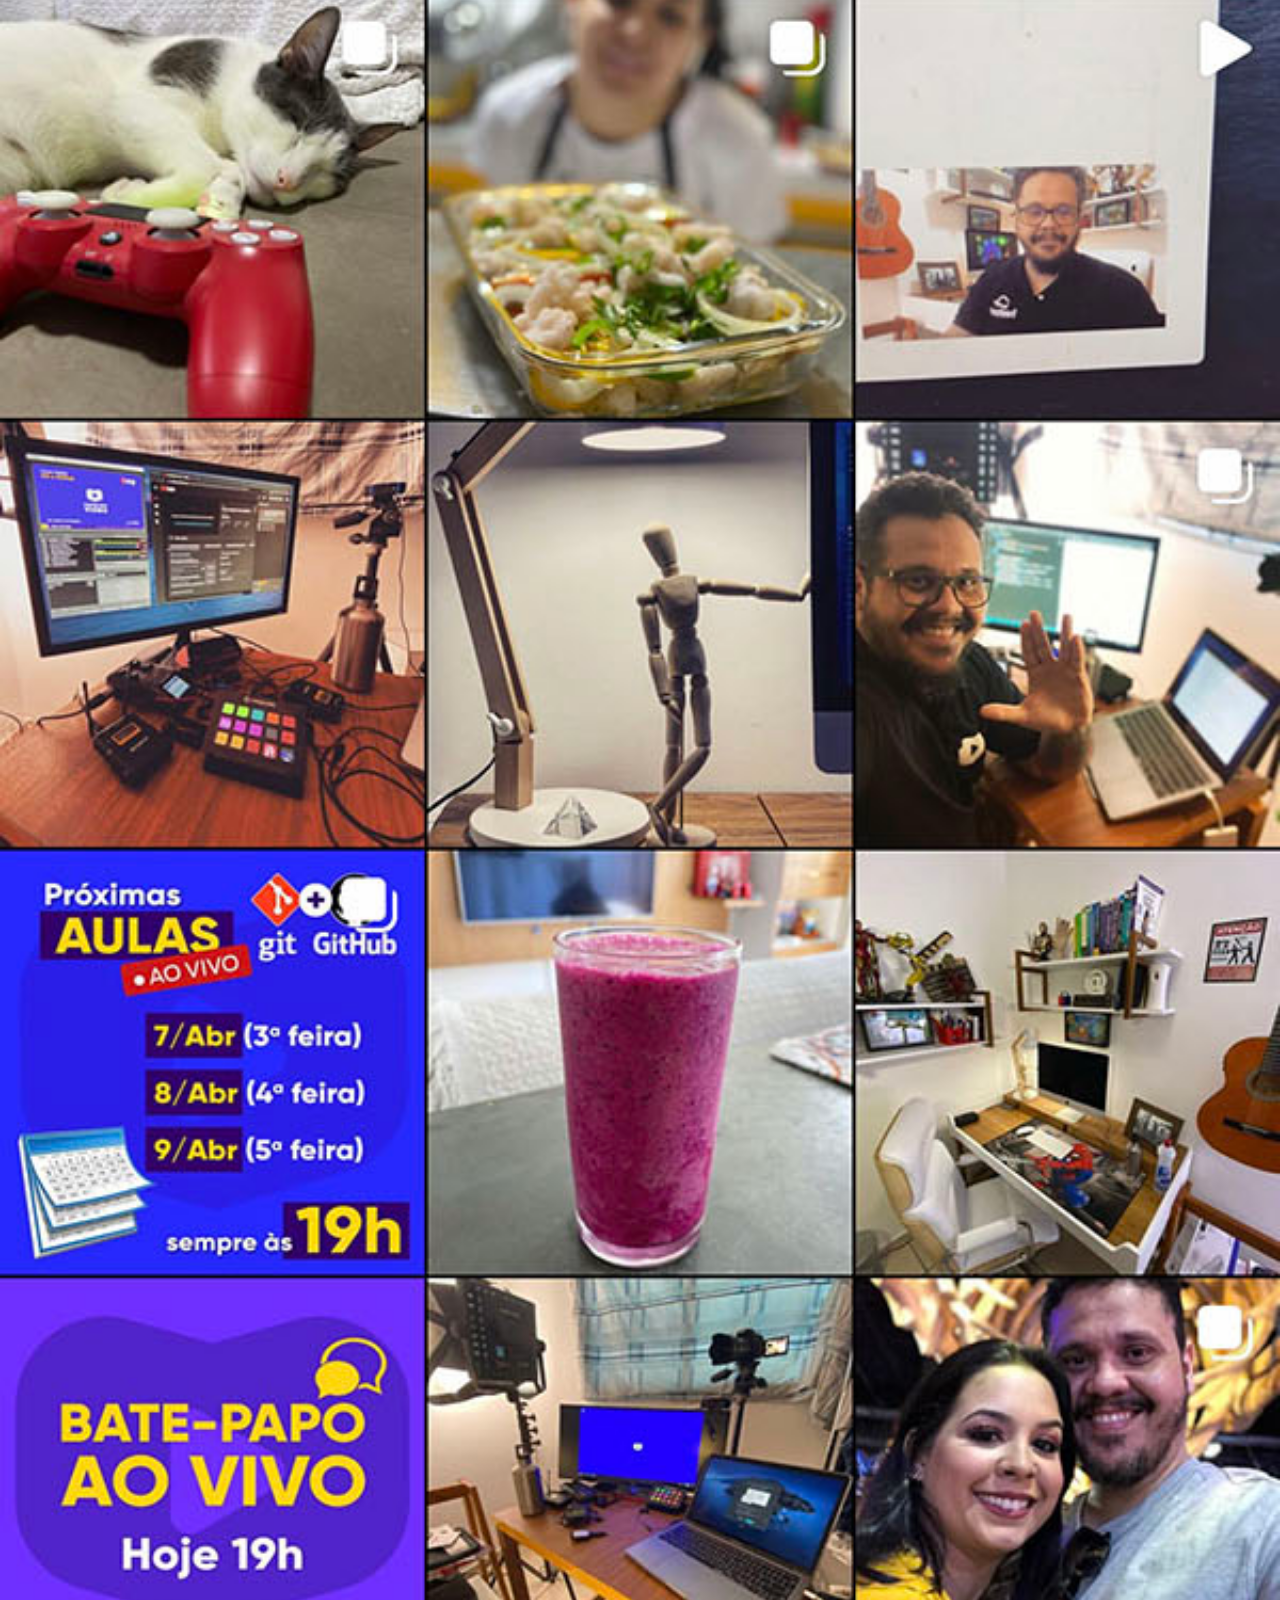
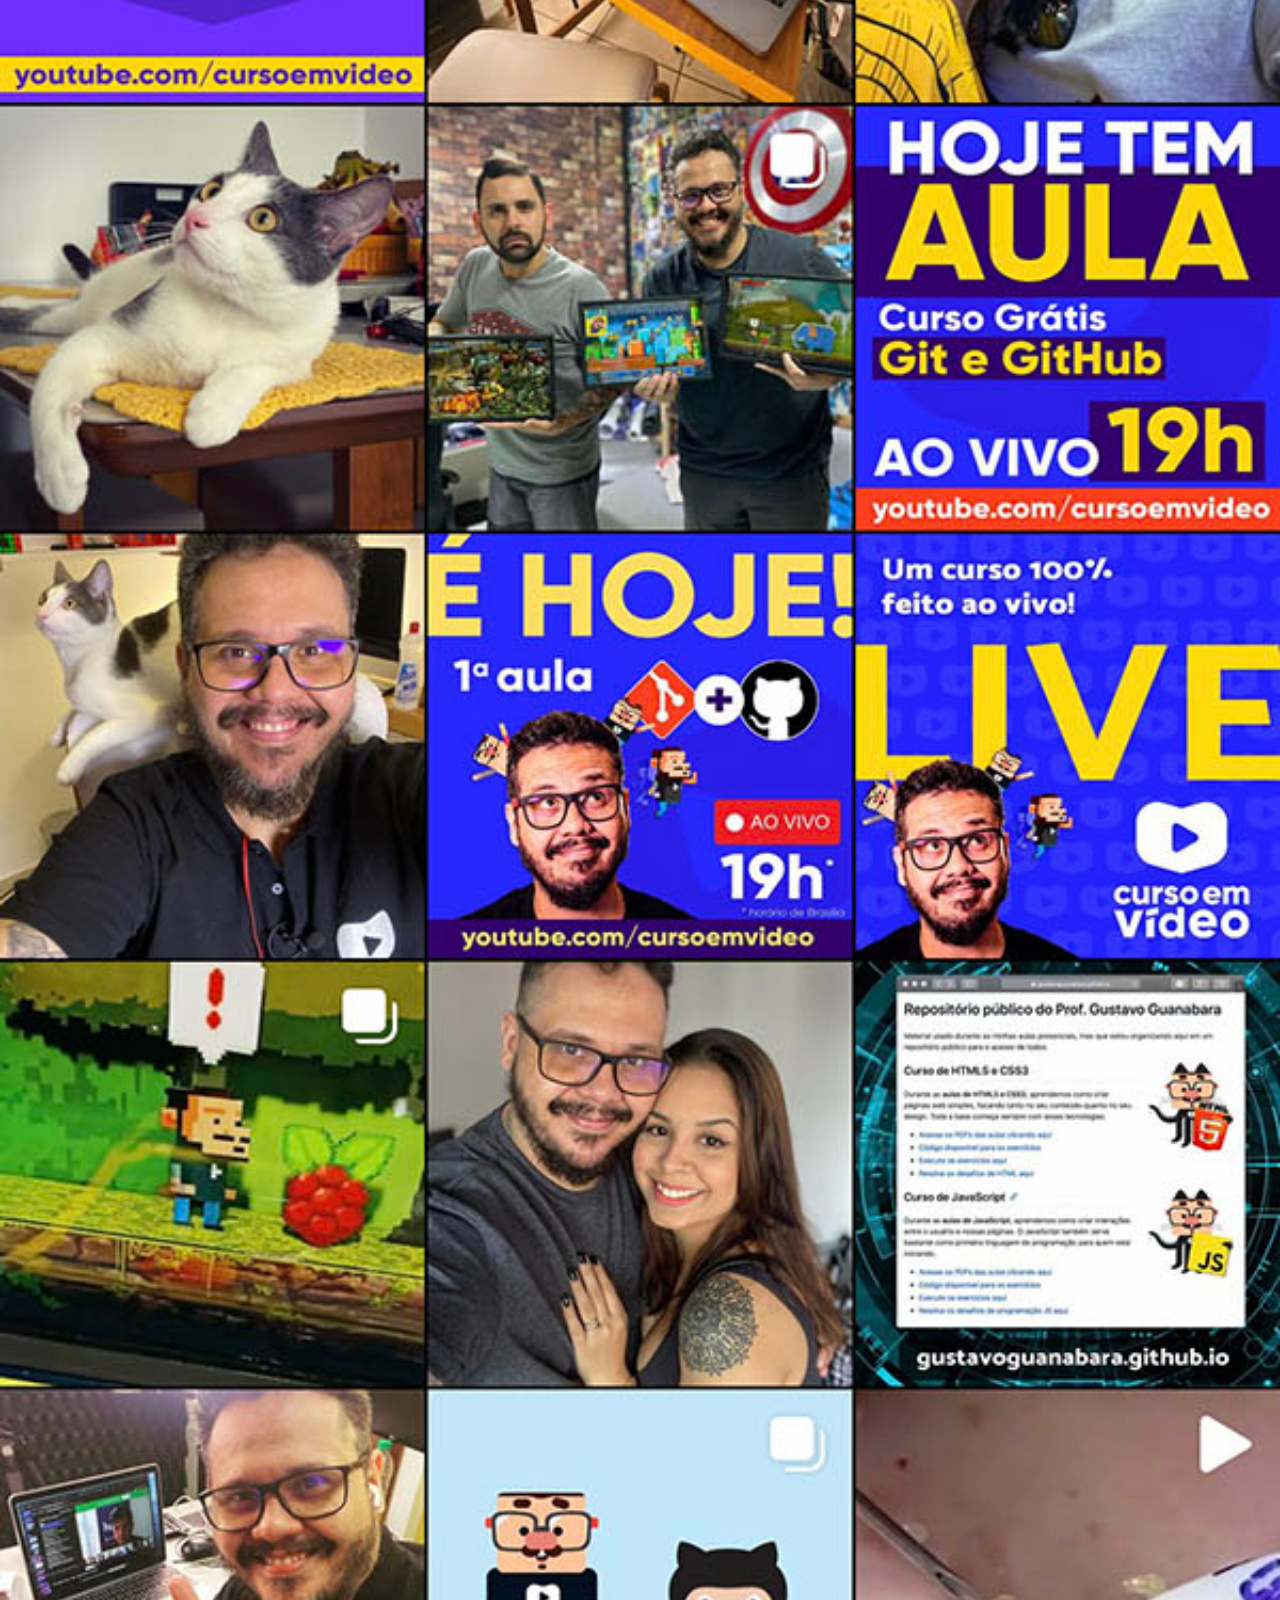
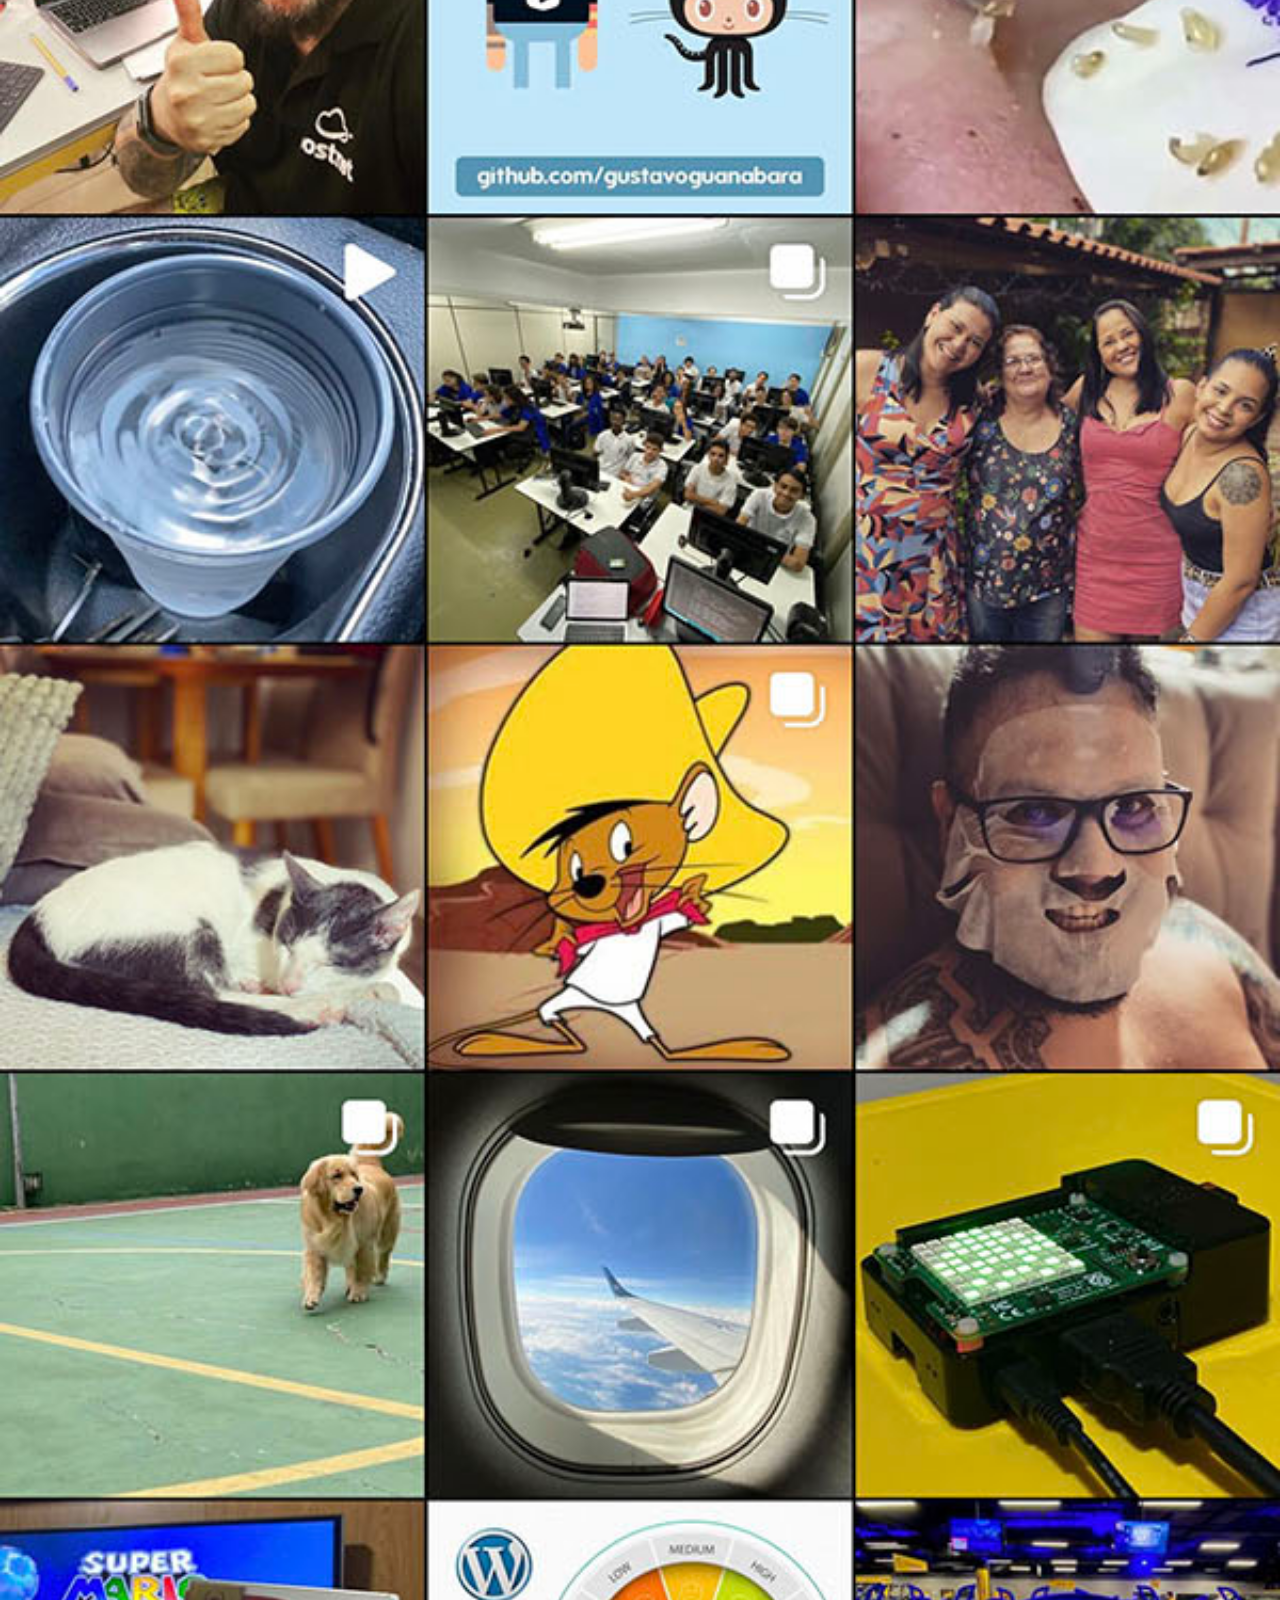
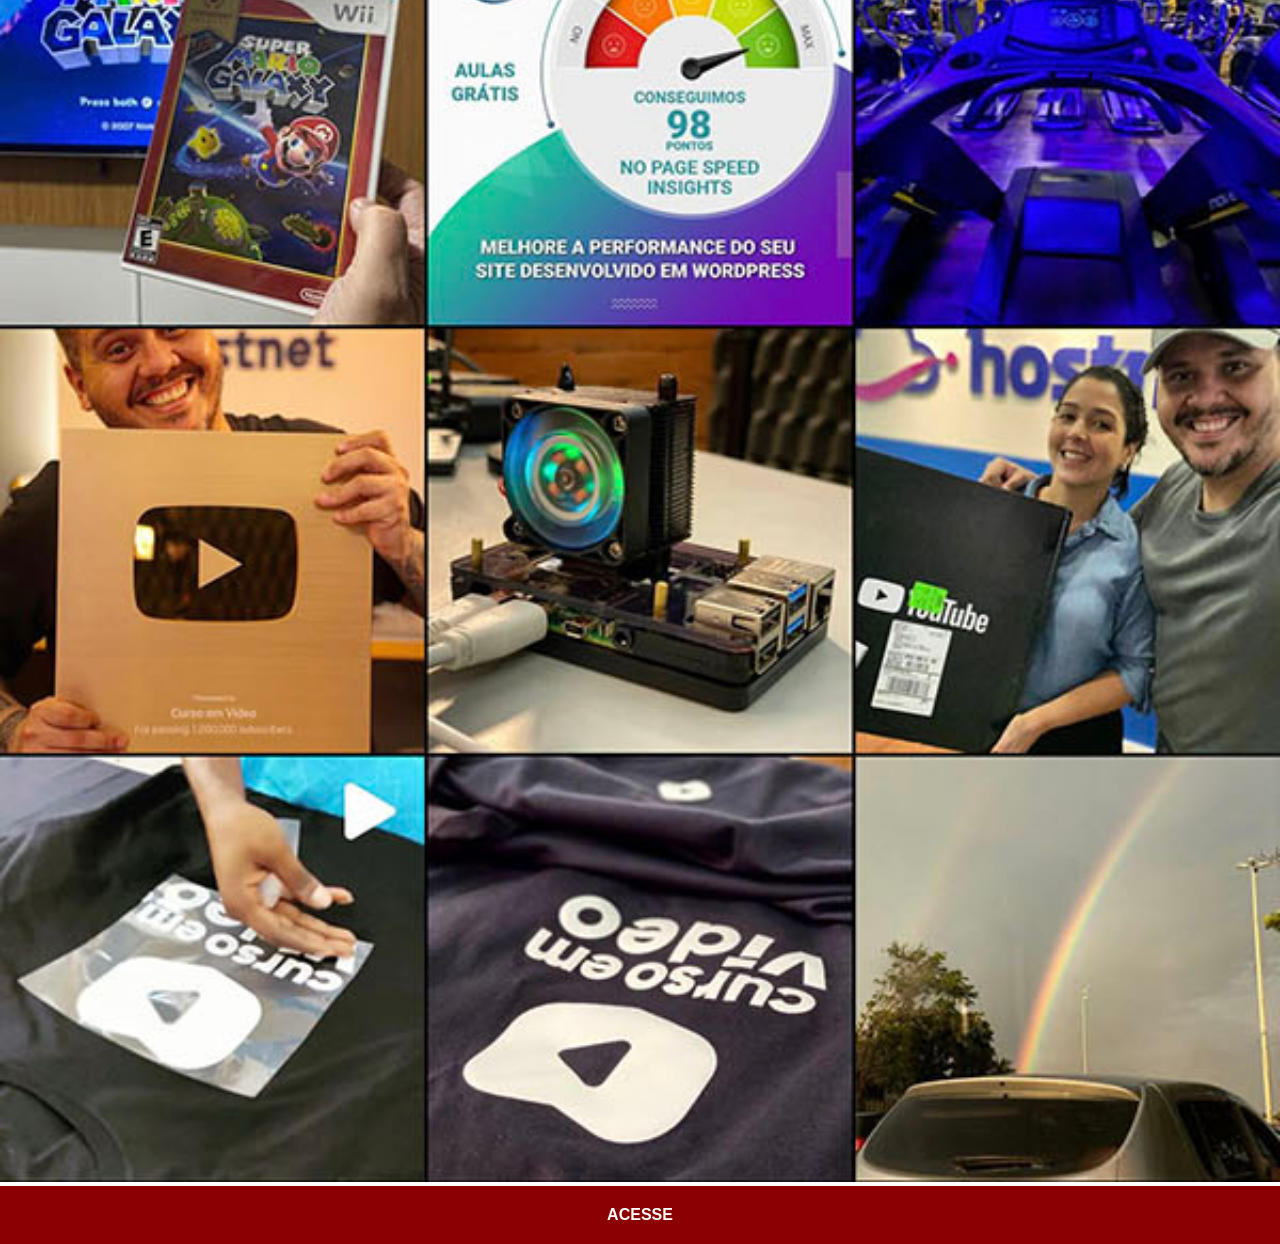
<file: Instragram.html>
<!DOCTYPE html>
<html lang="pt-br">
<head>
    <meta charset="UTF-8">
    <meta name="viewport" content="width=device-width, initial-scale=1.0">
    <link rel="stylesheet" href="estilos/social.css">

    <title>Instagram</title>
</head>
<body>
    <img src="imagens/tela-instagram.jpg" alt="Instagram">
    <a href="https://www.youtube.com/redirect?event=video_description&redir_token=[base64]&q=https%3A%2F%2Fwww.instagram.com%2Fgustavoguanabara&v=ar5UB2MxraE" target="_blank">ACESSE</a>
</body>
</html>
</file>
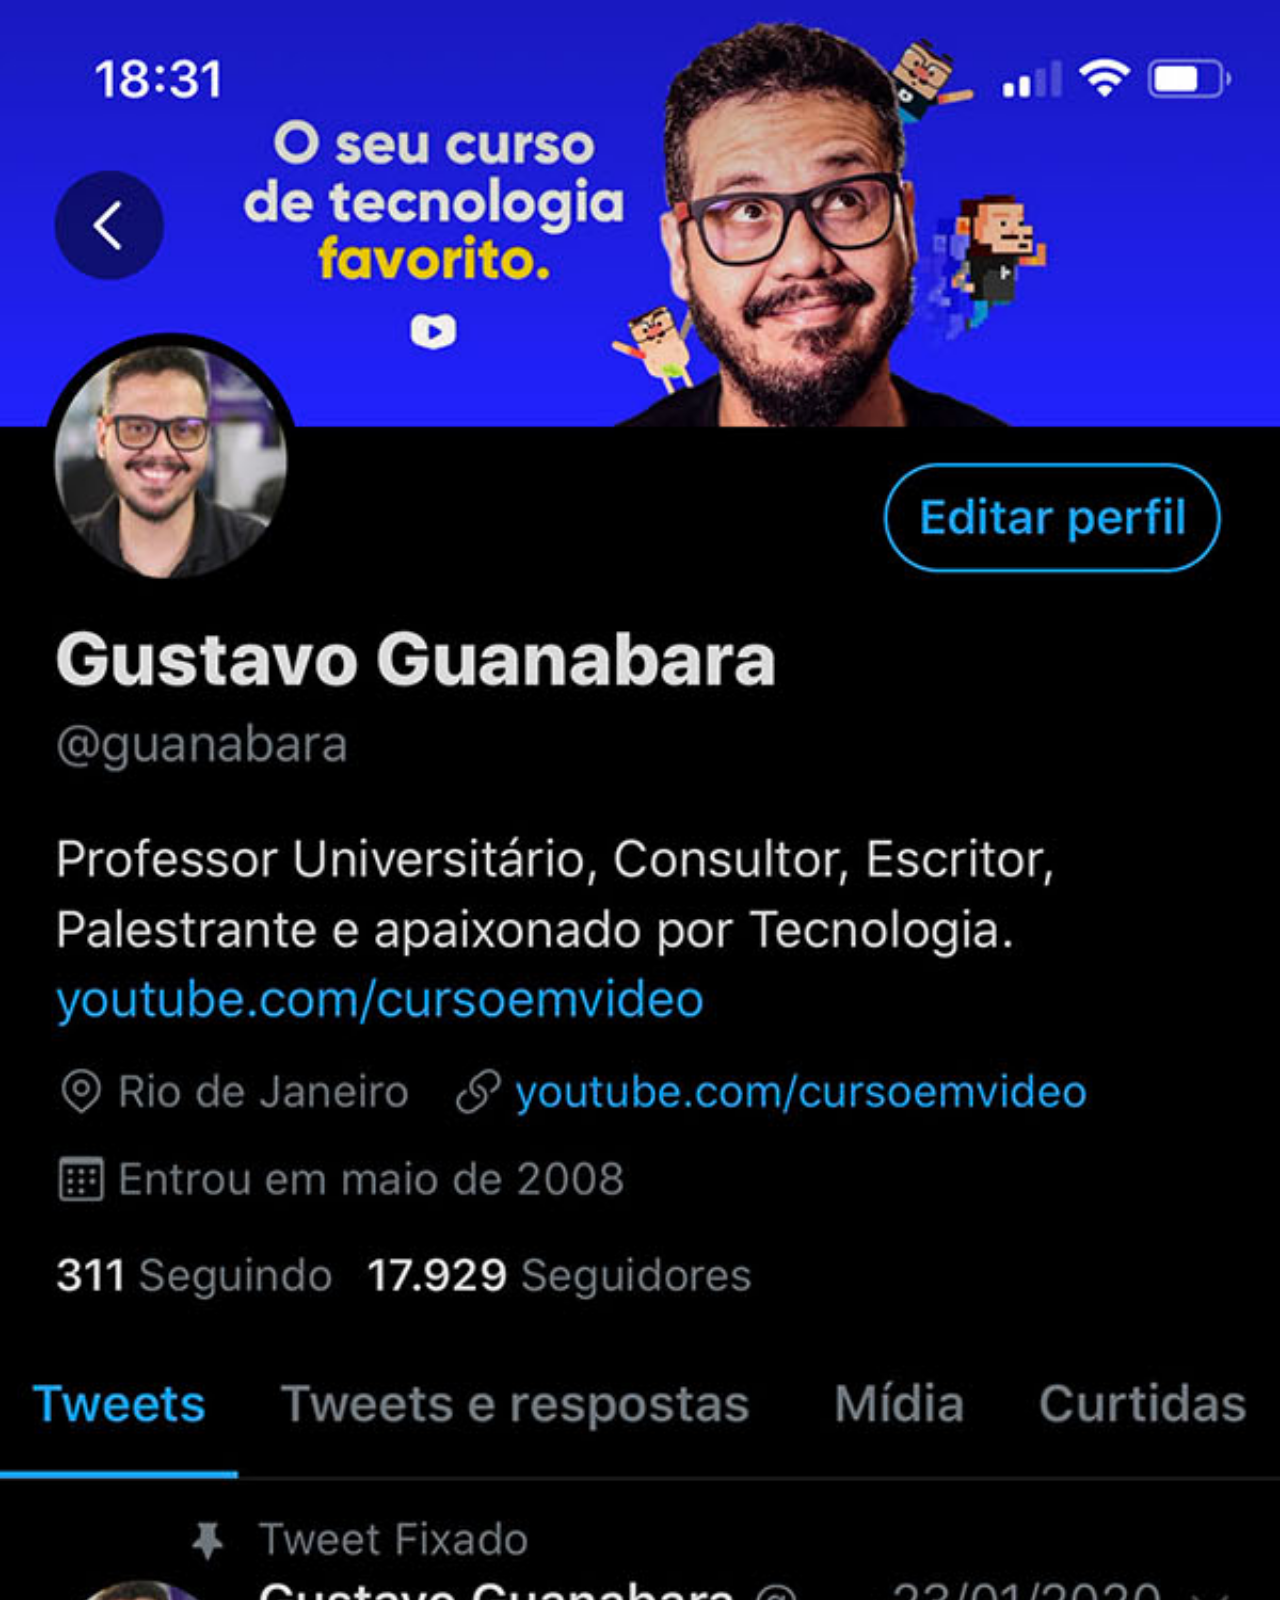
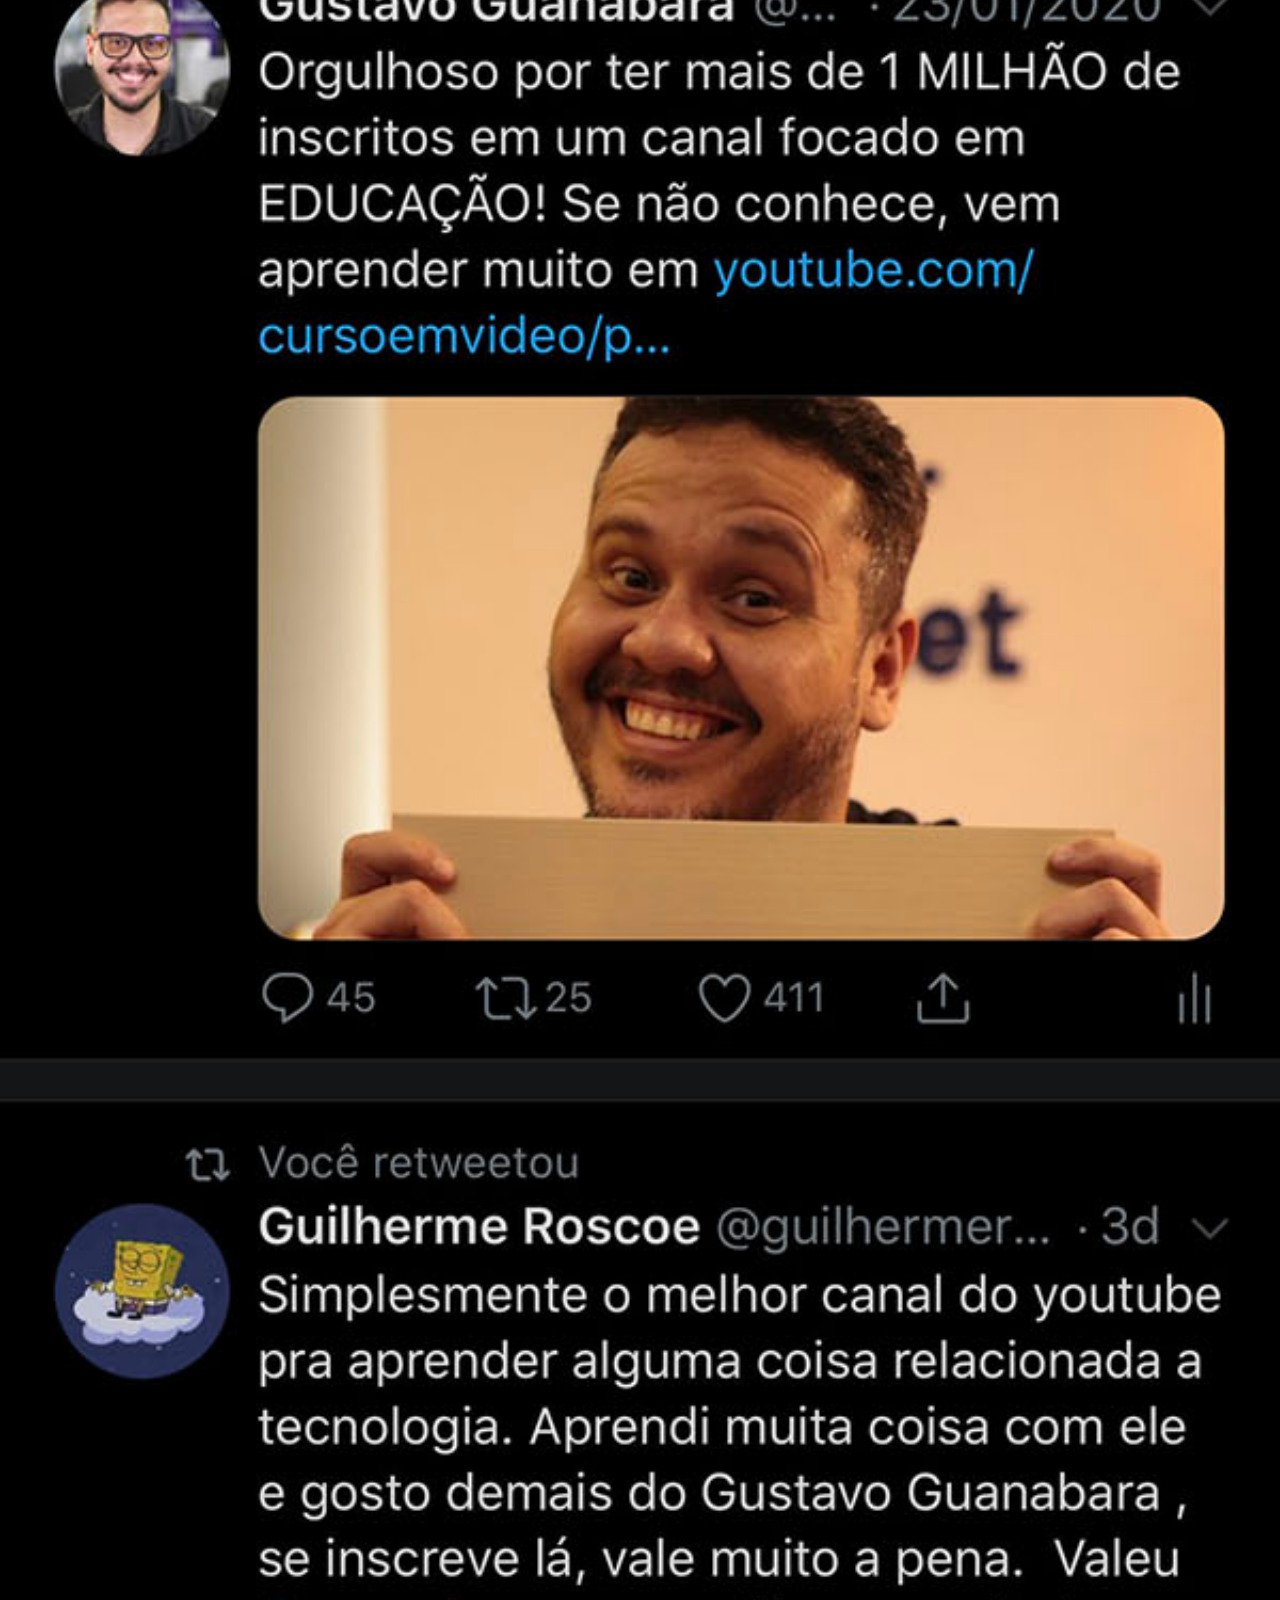
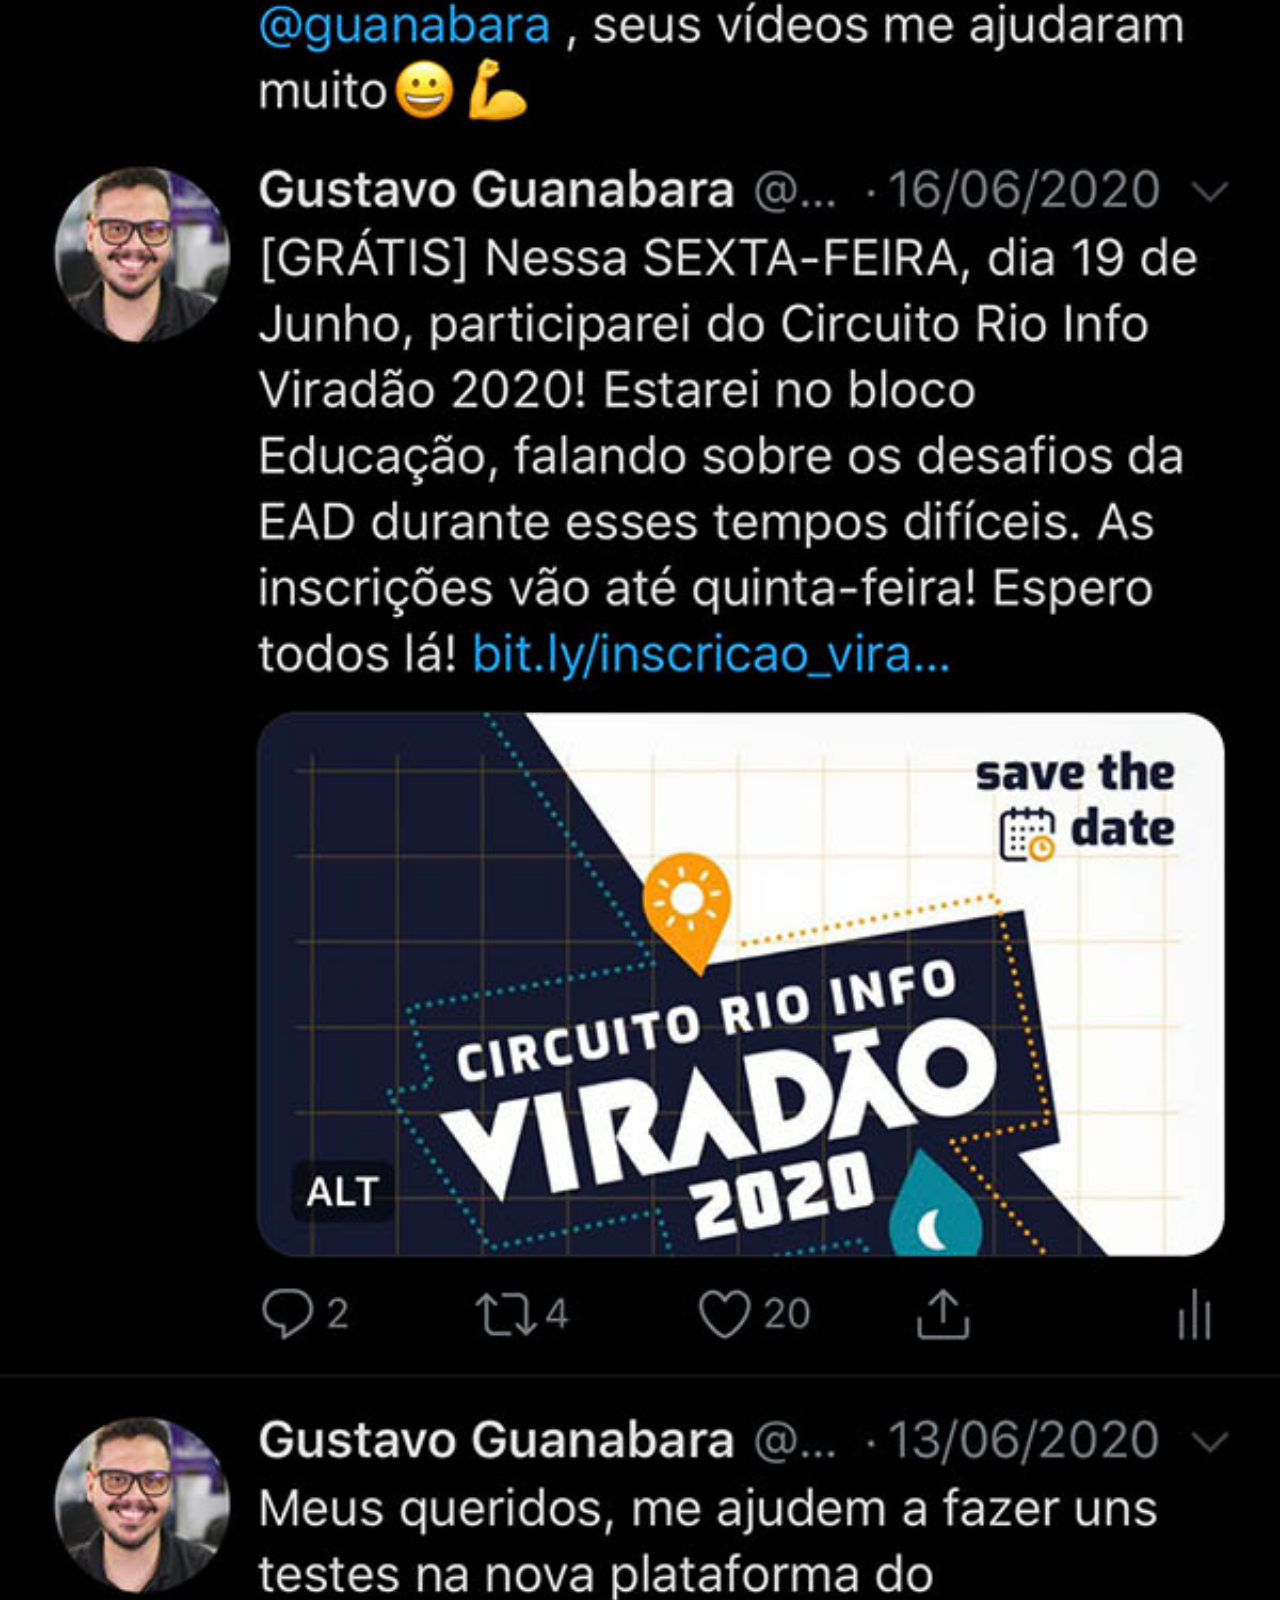
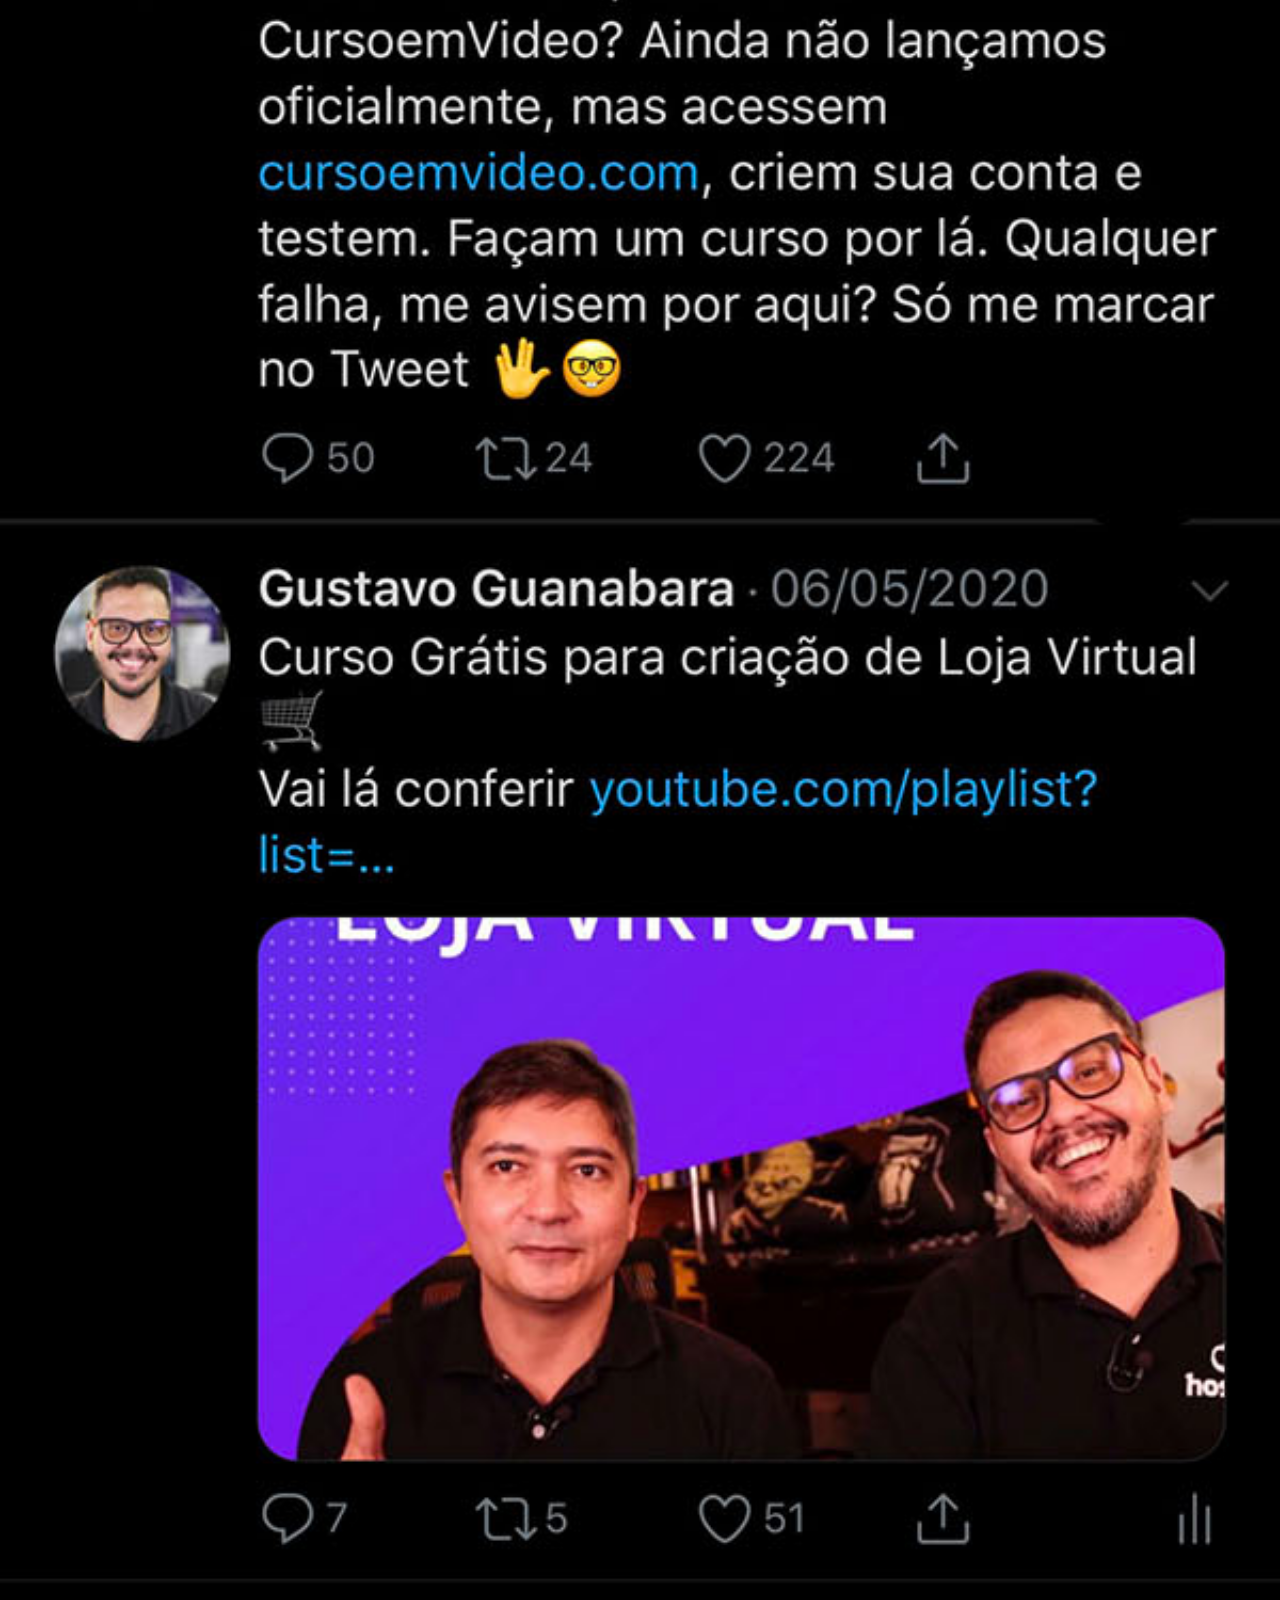
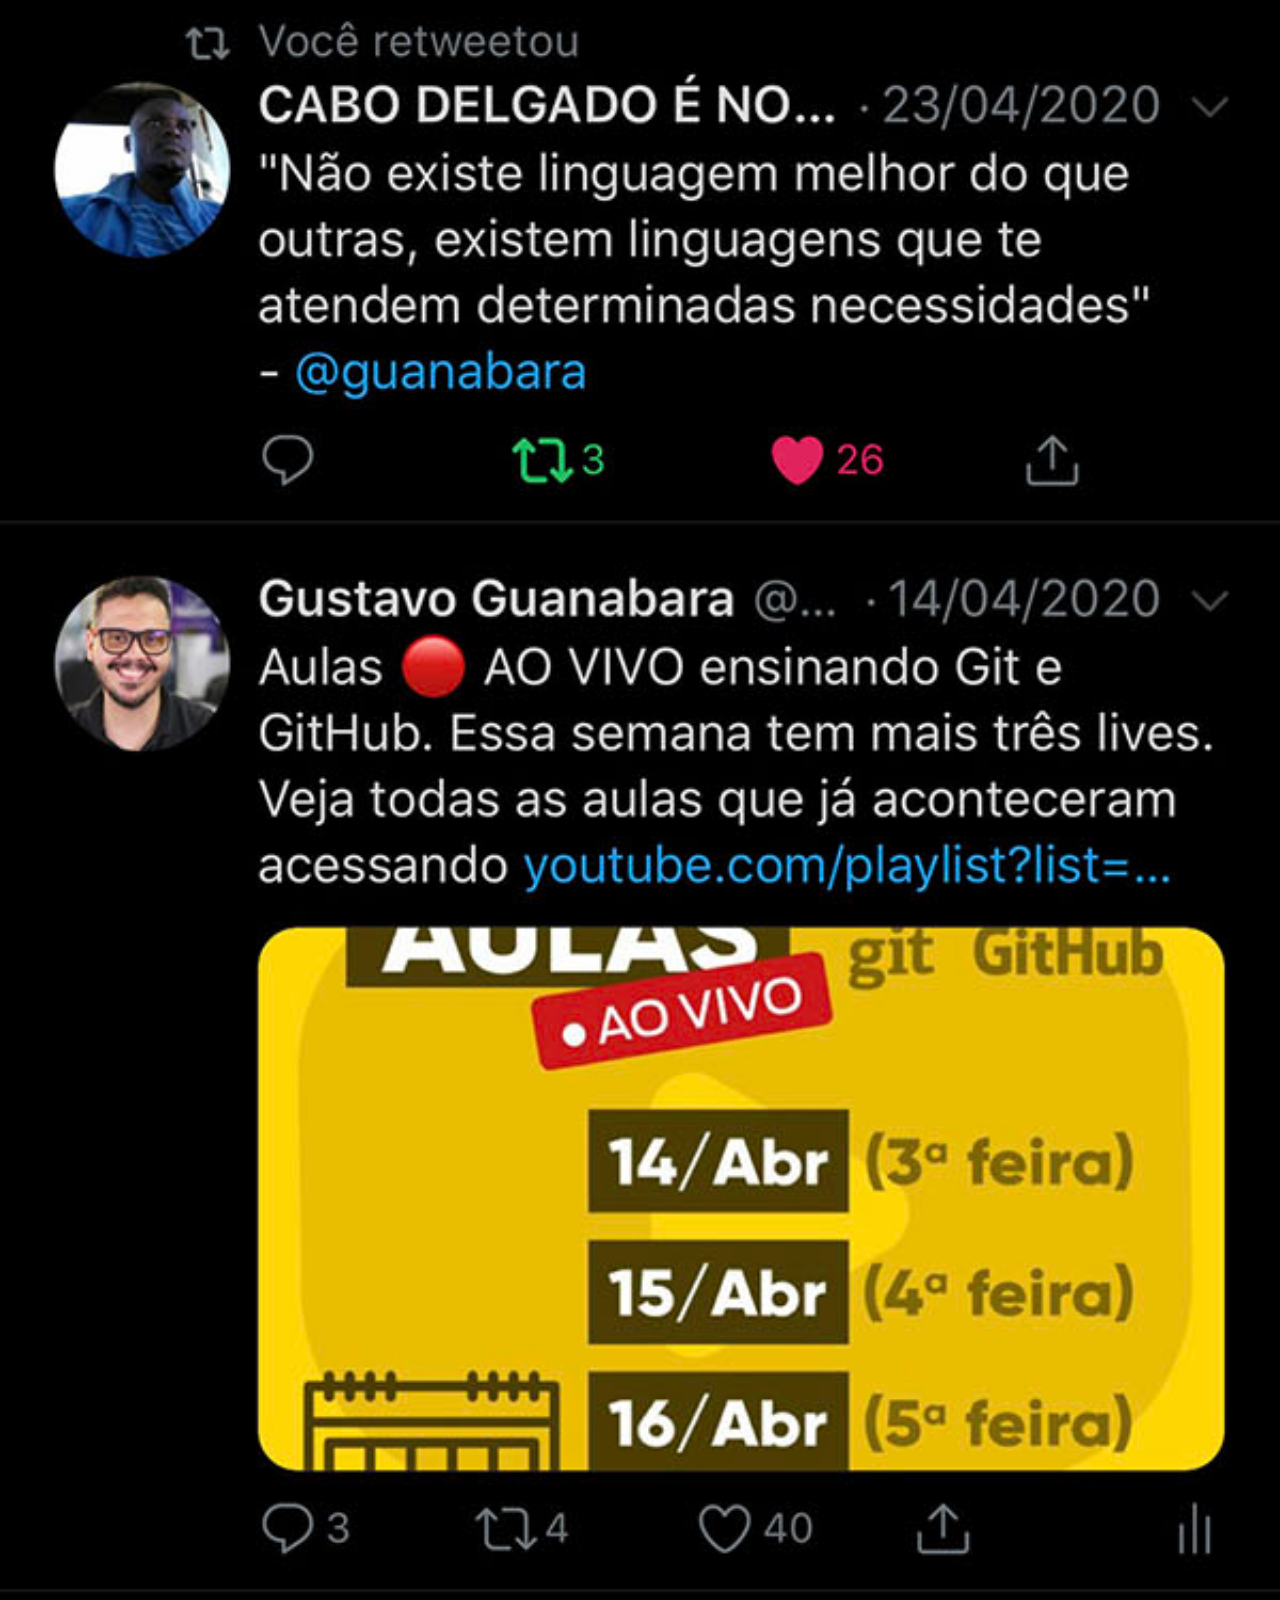
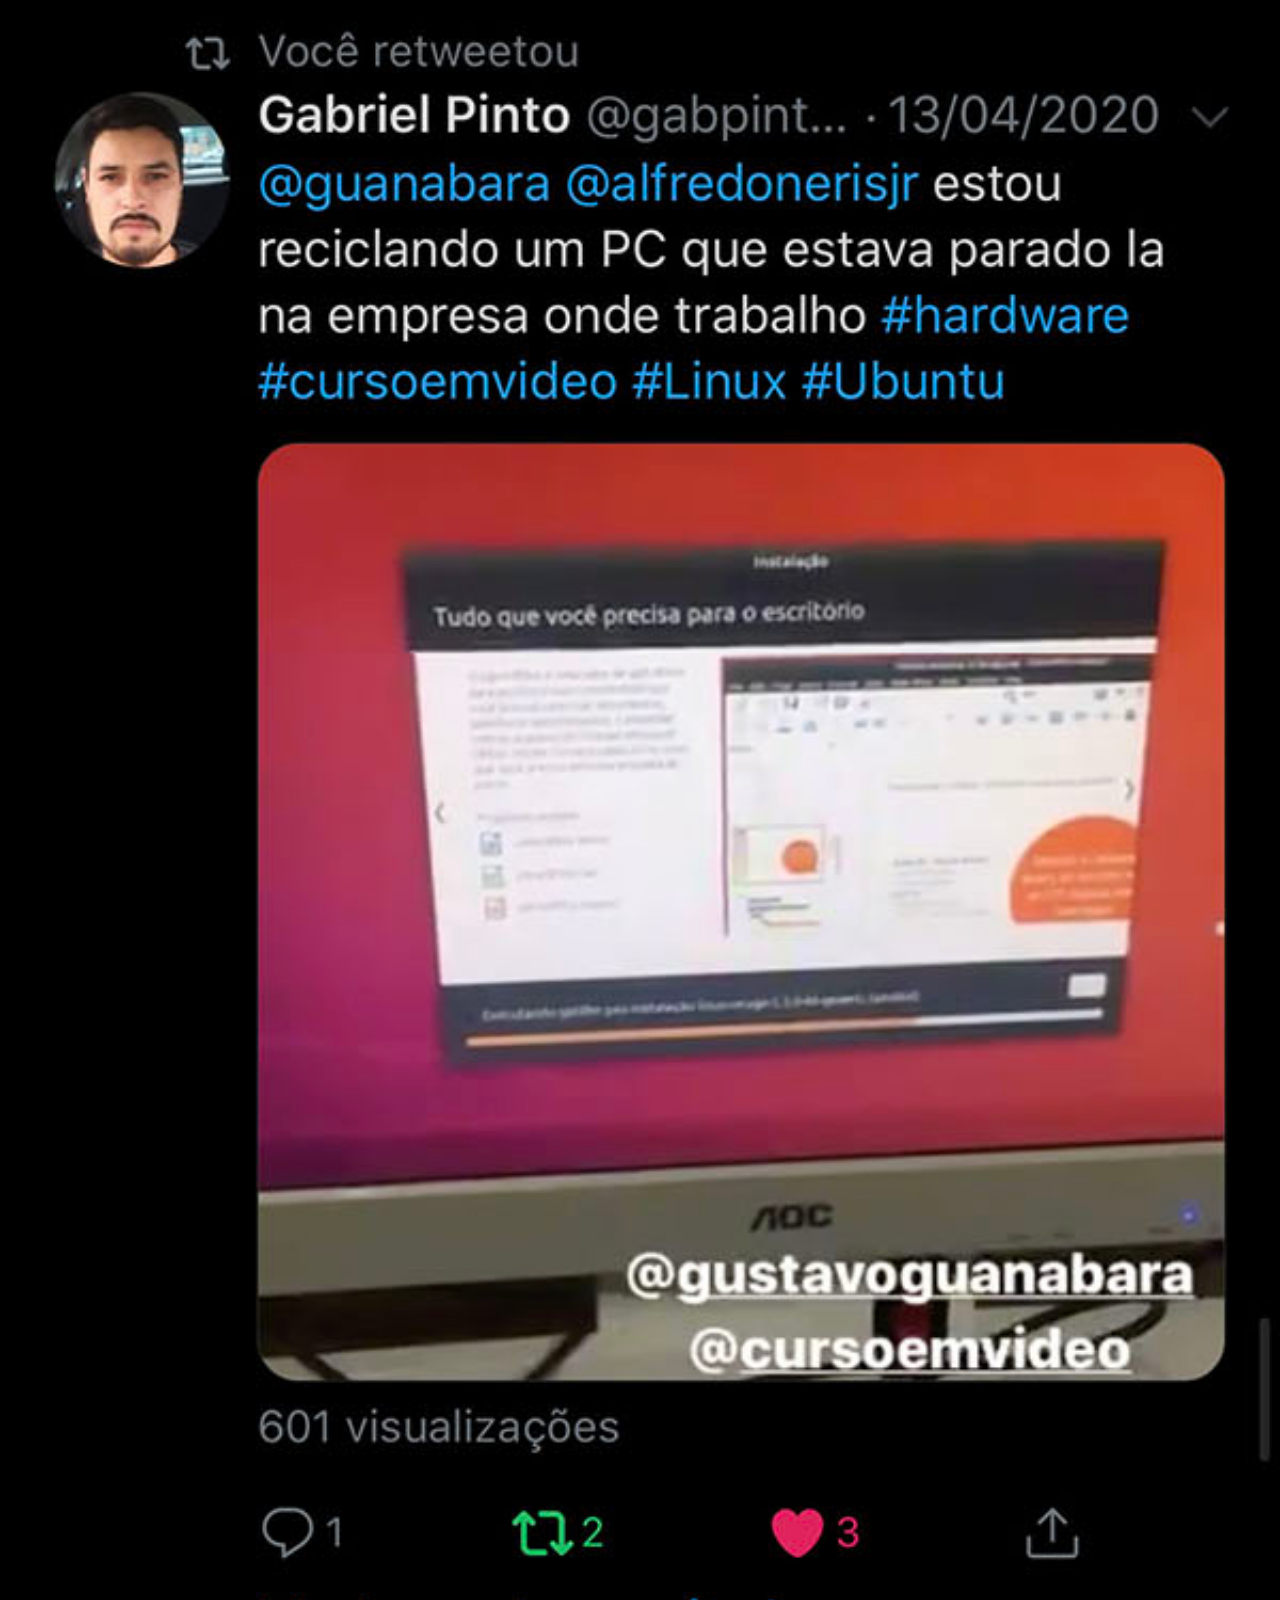
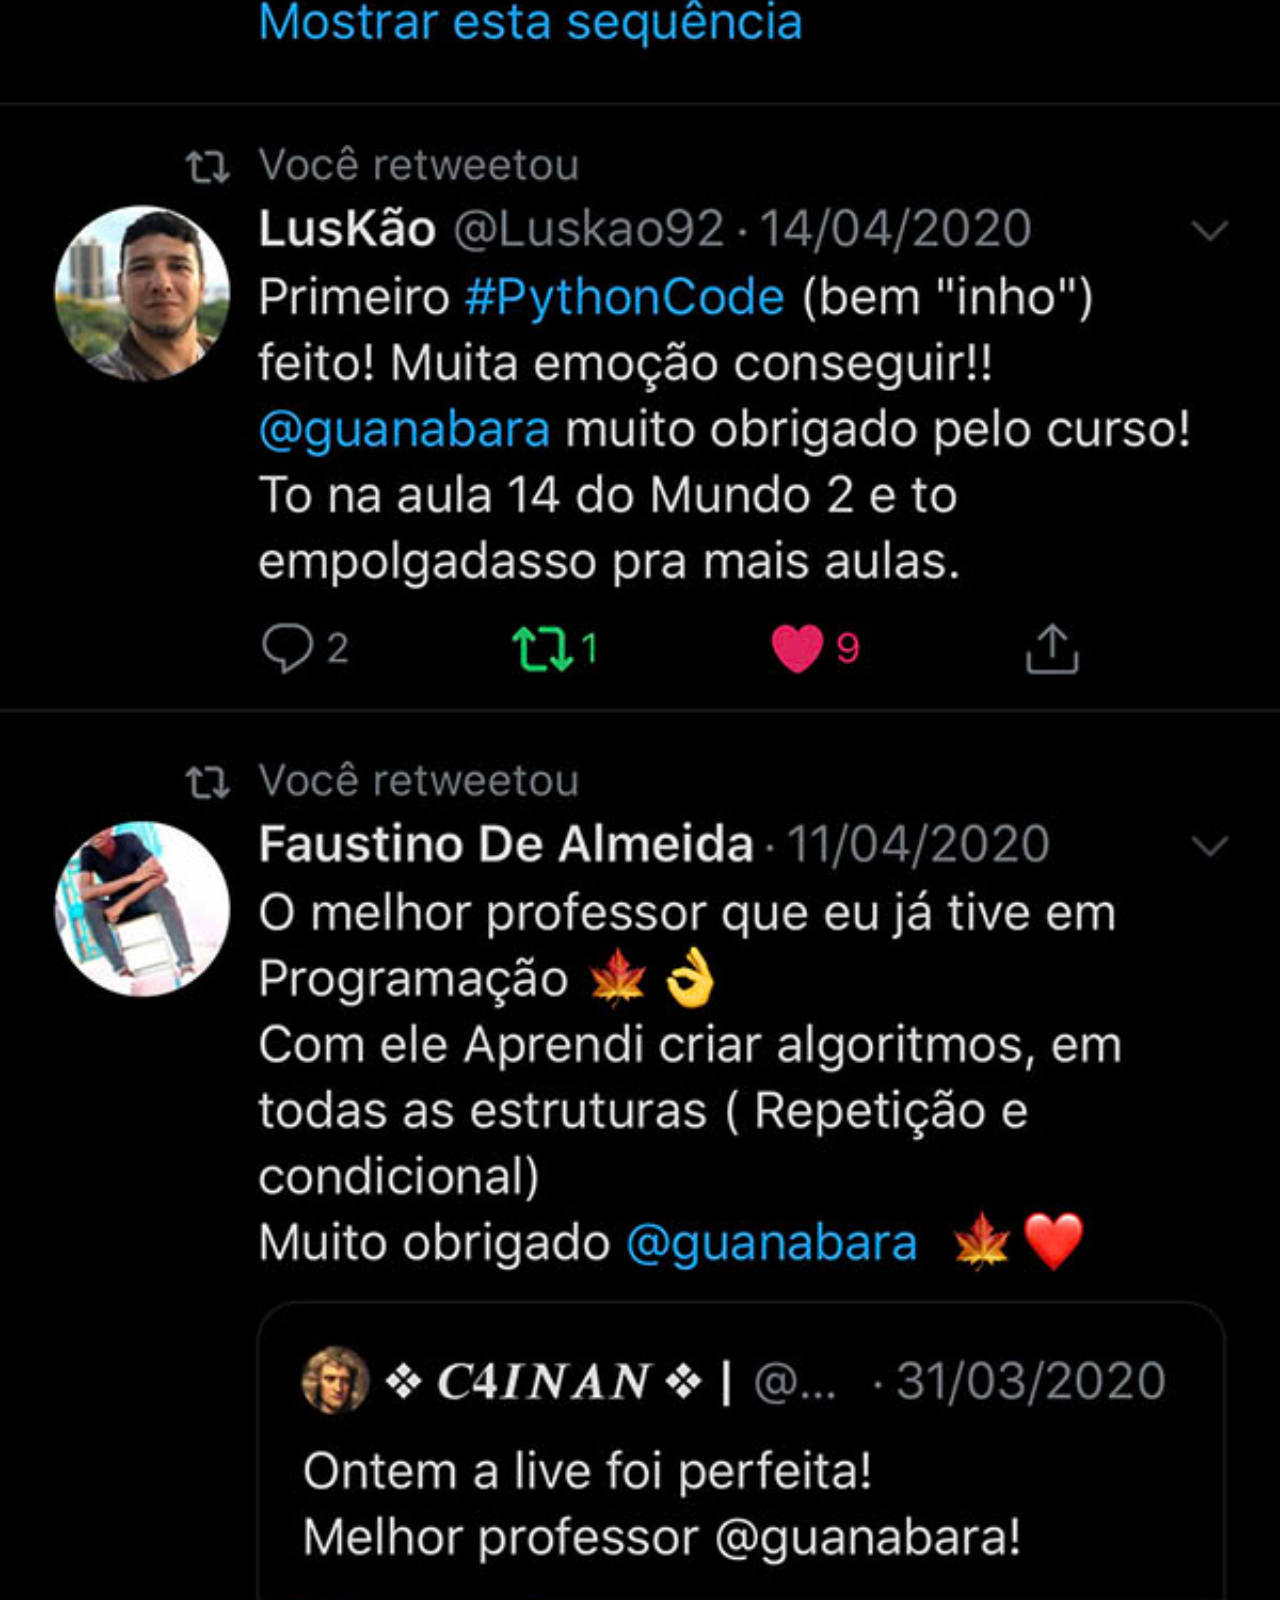
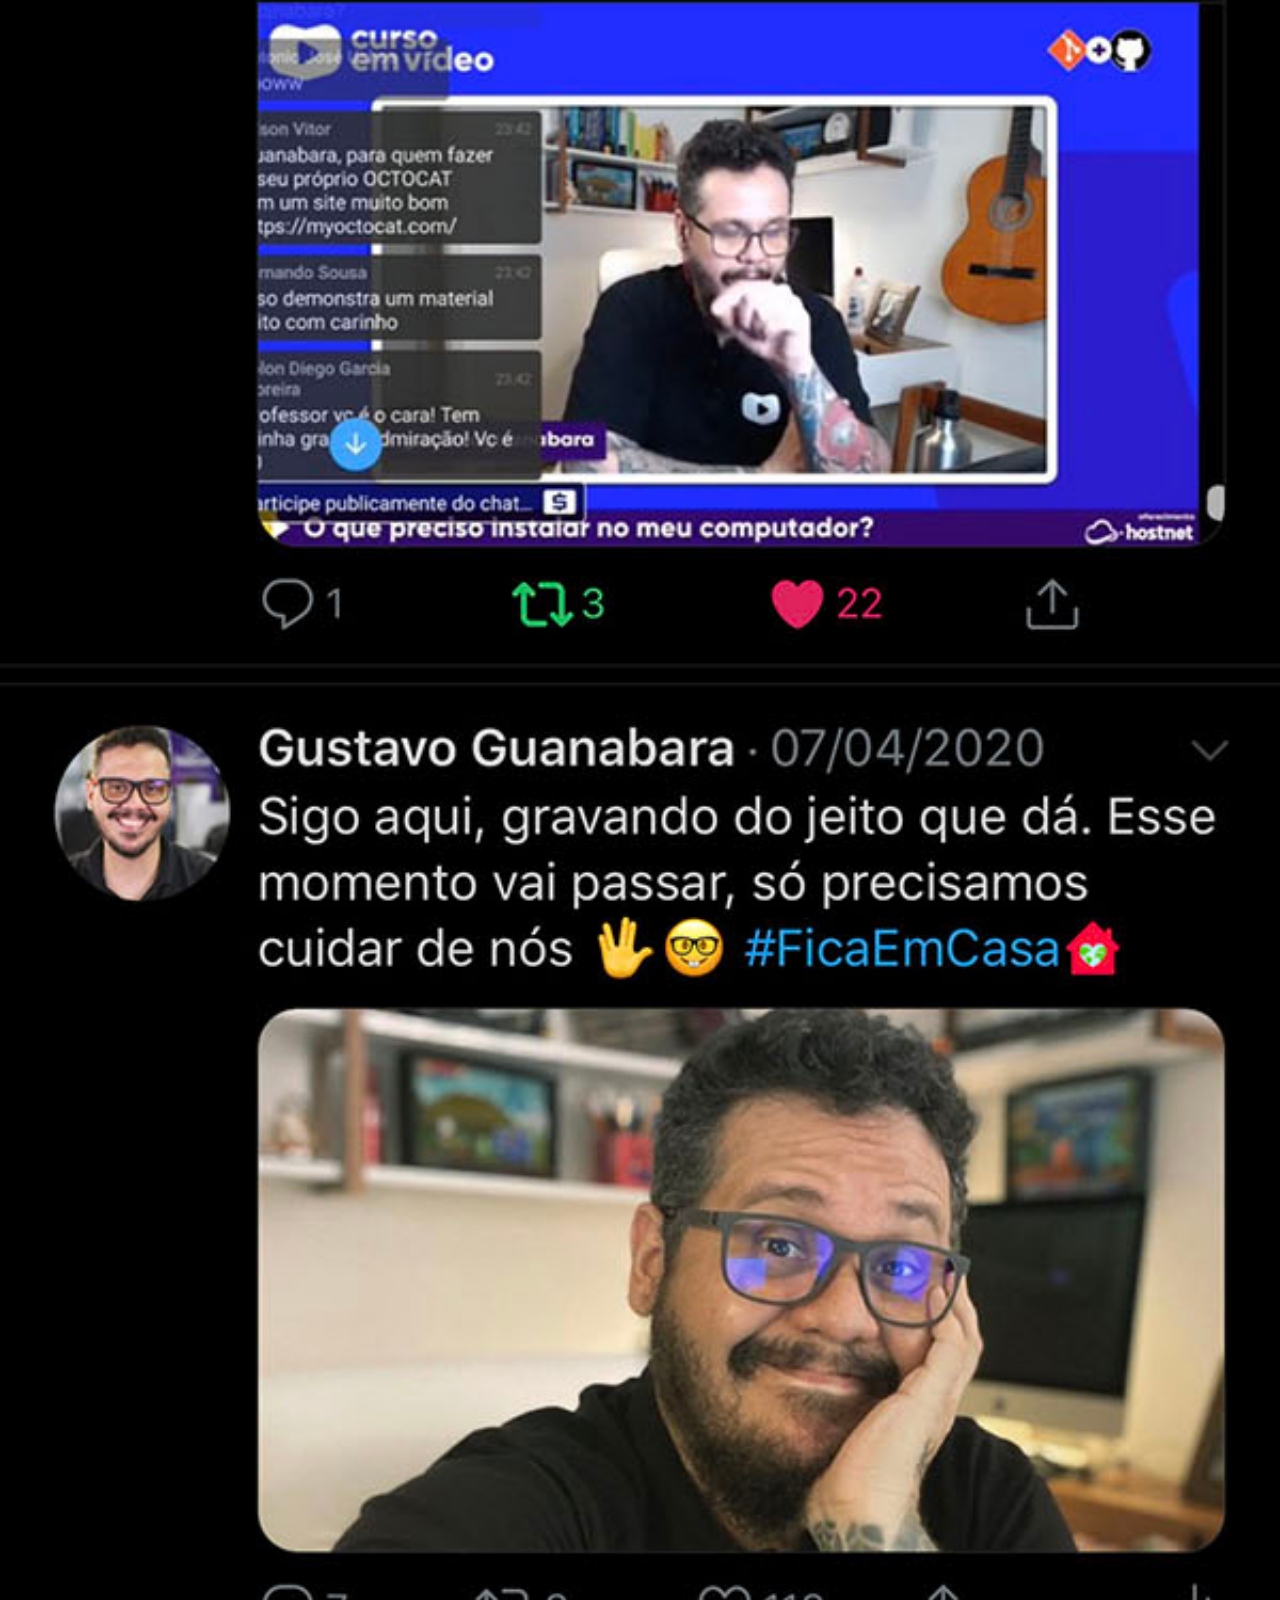
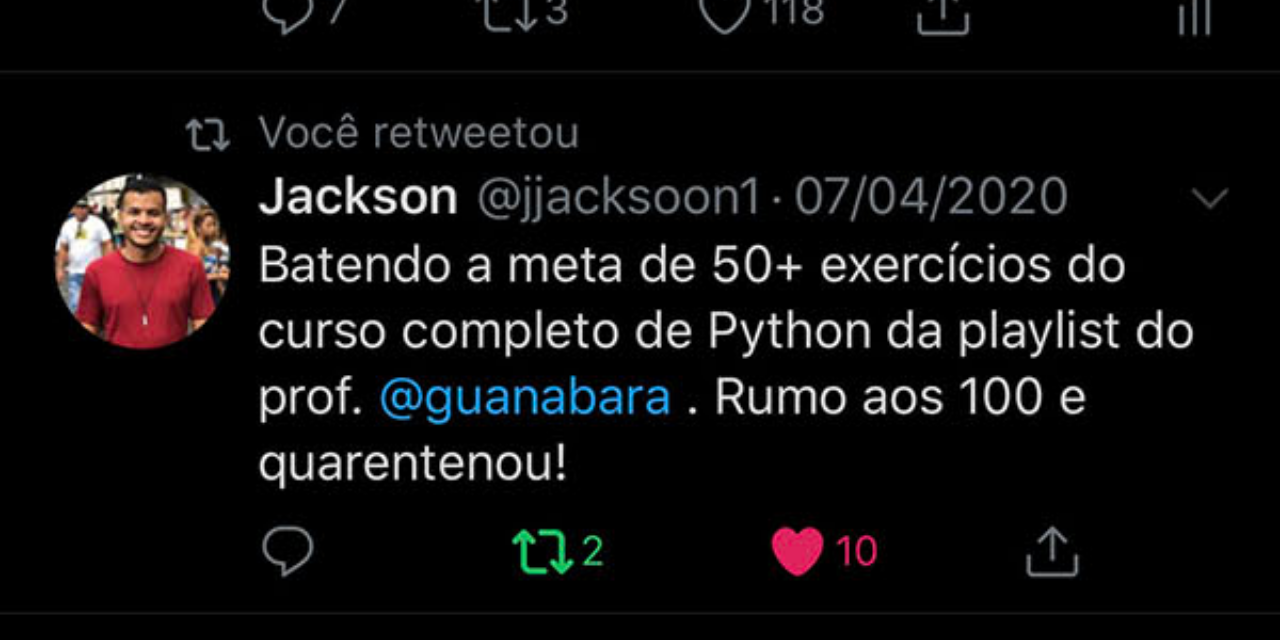
<file: Twitter.html>
<!DOCTYPE html>
<html lang="pt-br">
<head>
    <meta charset="UTF-8">
    <meta name="viewport" content="width=device-width, initial-scale=1.0">
    <link rel="stylesheet" href="estilos/social.css">
    <title>Twitter</title>
</head>
<body>
    <img src="imagens/tela-twitter.jpg" alt="Twitter">
</body>
</html>
</file>
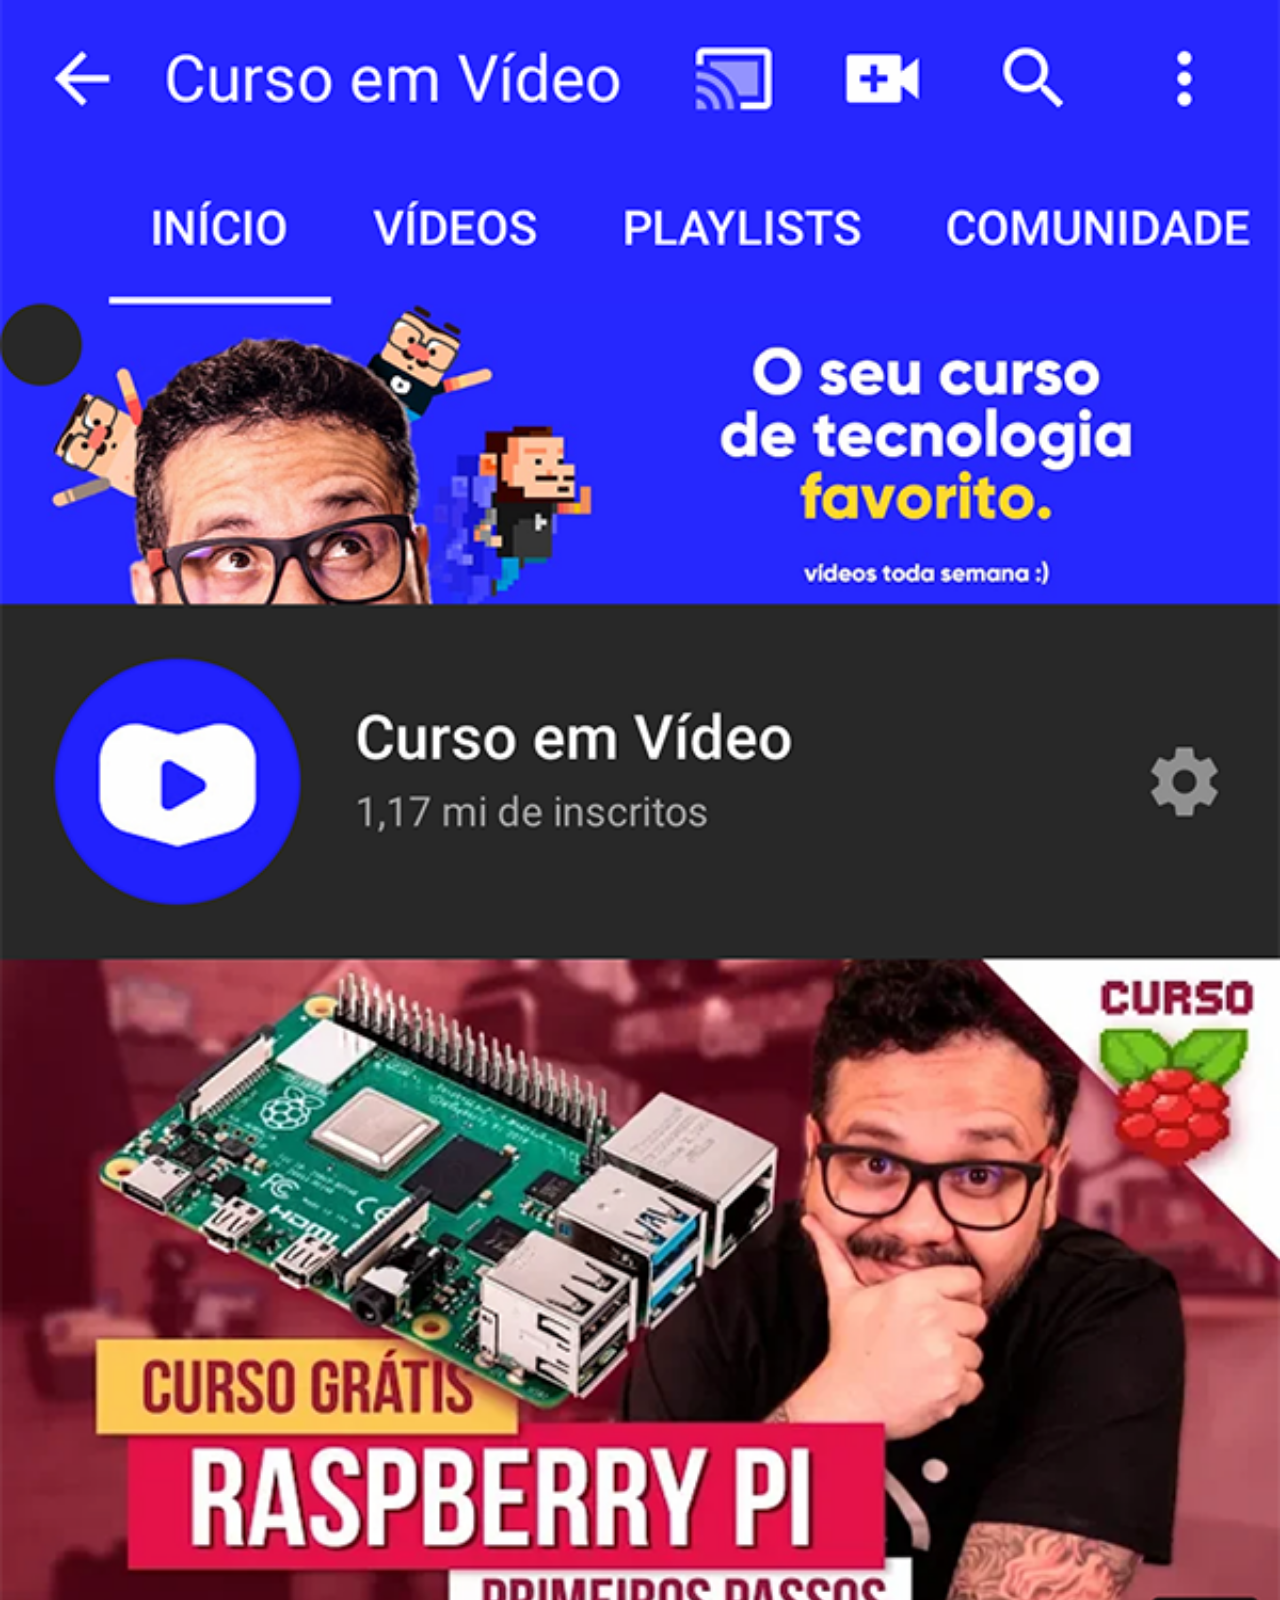
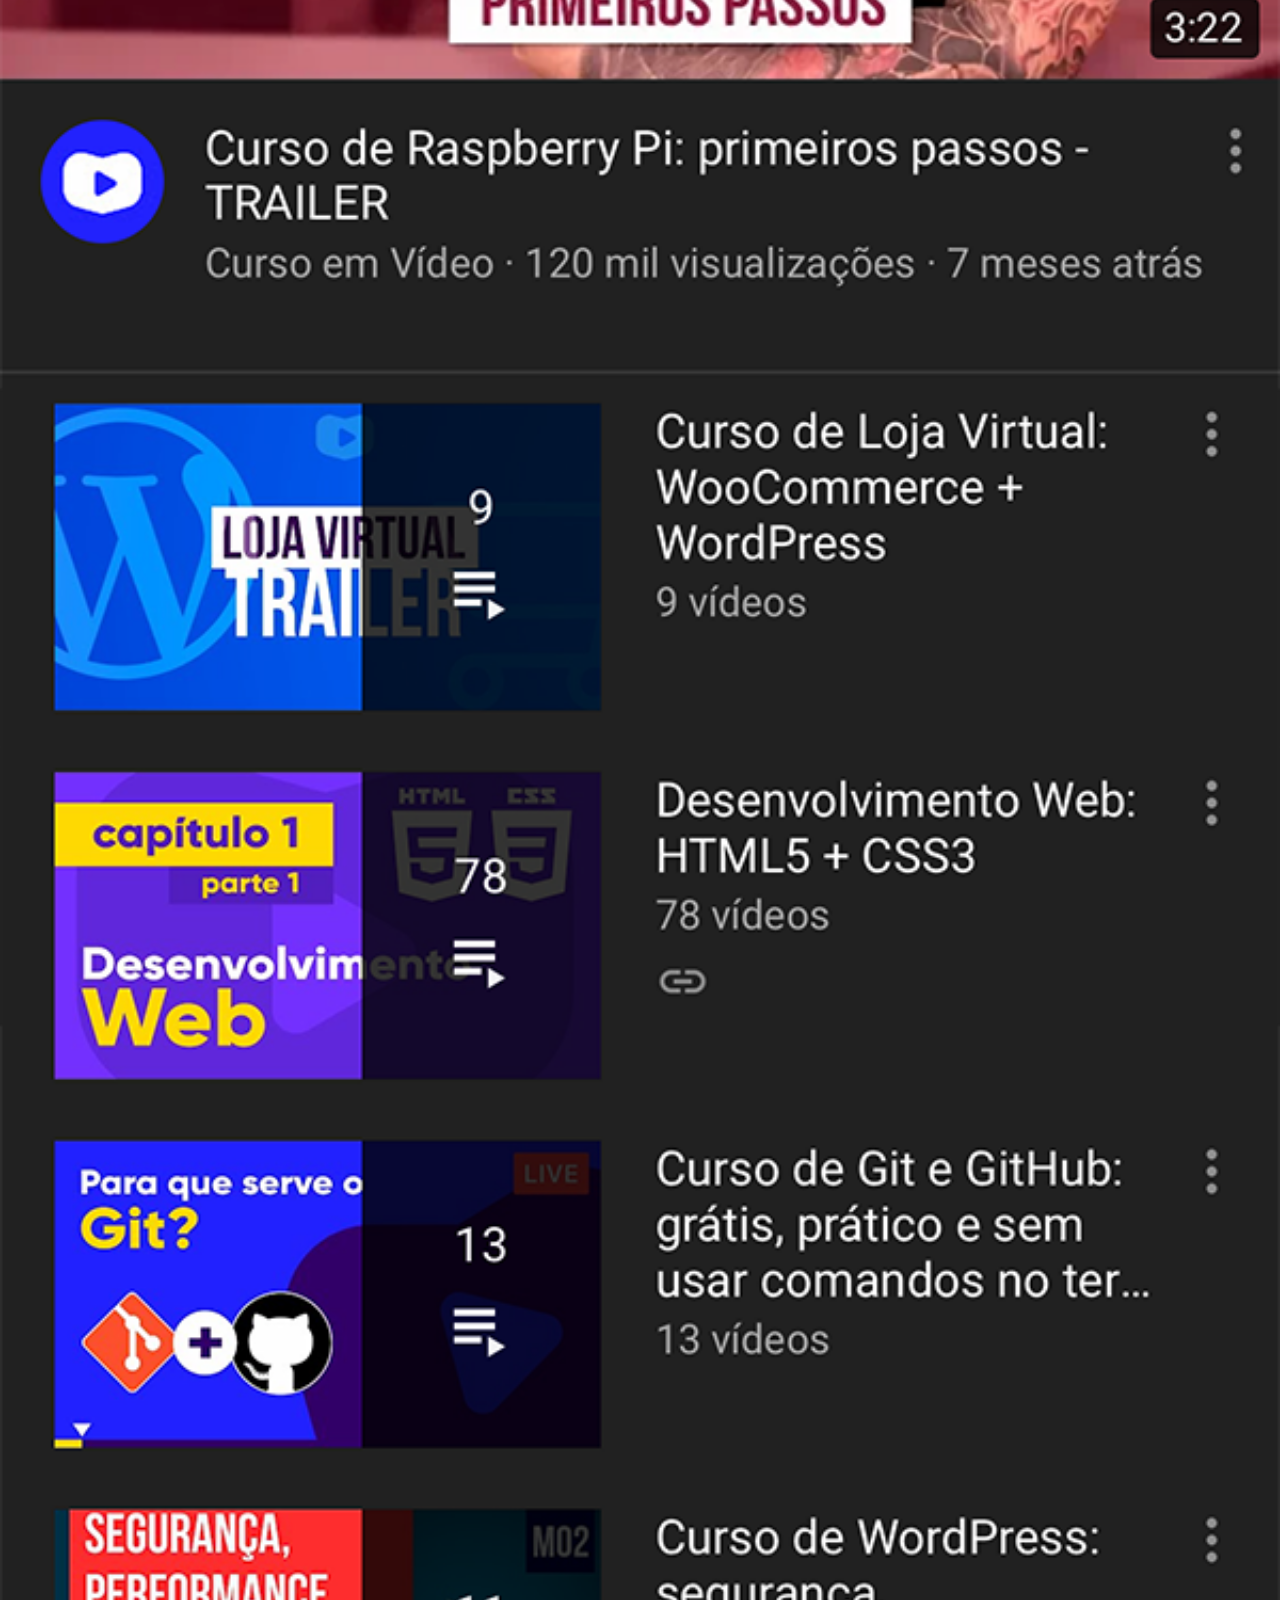
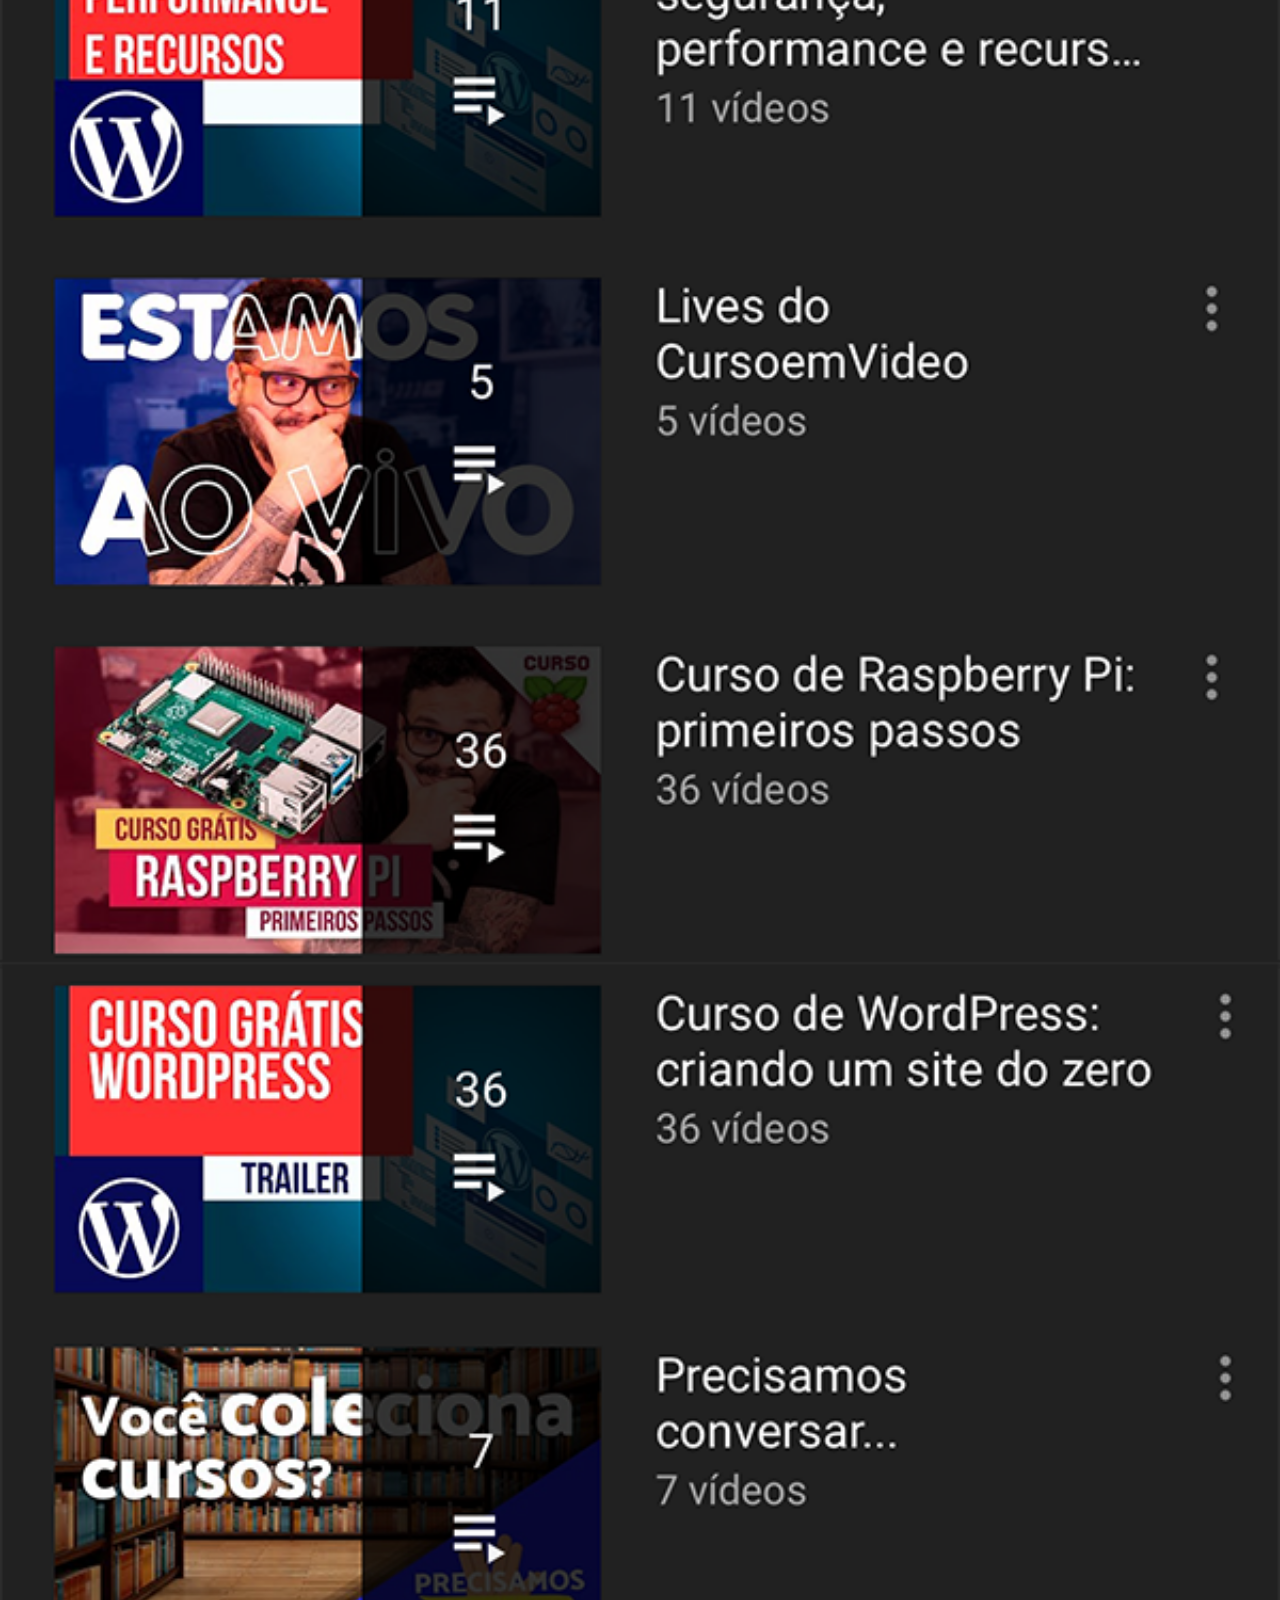
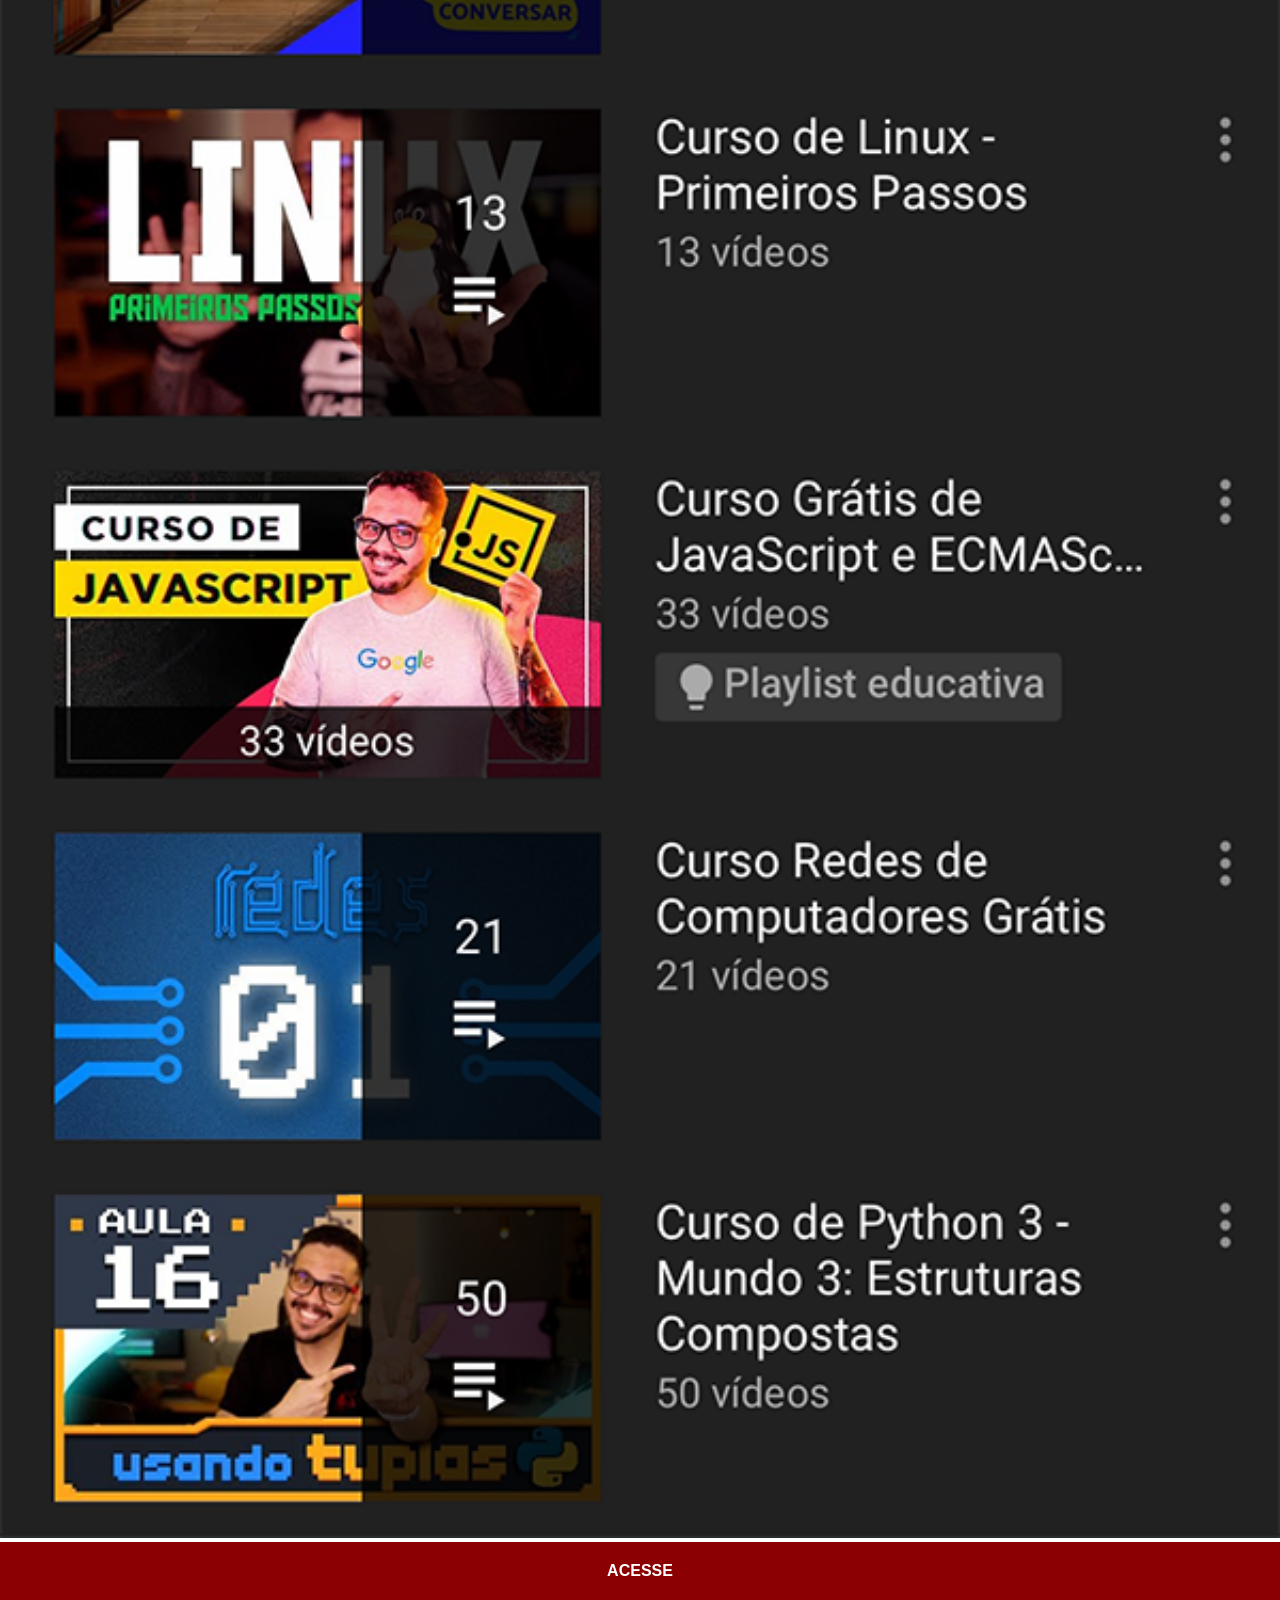
<file: youtube.html>
<!DOCTYPE html>
<html lang="pt-br">
<head>
    <meta charset="UTF-8">
    <meta name="viewport" content="width=device-width, initial-scale=1.0">
   
    <link rel="stylesheet" href="estilos/social.css">

    <title>Youtube</title>
</head>
<body>
    <img src="imagens/tela-youtube.png" alt="Youtube">
    <a href="https://www.youtube.com/@cursoemvideo/playlists" target="_blank">ACESSE</a>
</body>
</html>
</file>
<file: estilos/style.css>
@charset "UTF-8";


*{
    margin: 0px;
    padding: 0px;
    font-family: Arial, Helvetica, sans-serif;
}


html, body{

    height: 100vh;
    width: 100vw;
}

body{

    background: url(../imagens/fundo-madeira.jpg);
    background-size: cover;
    background-attachment: fixed;
}

main{

    height: 100vh;
    position: relative;

}

iframe#tela {
    position: relative;
    top: 72px;
    left: 21.9px;
    width: 269px;
    height: 480px;
}

section#telefone {
    
    position: absolute;
    top: 50%;
    left: 50%;
    transform: translate(-50%, -50%);

    height: 627px;
    width: 311px;
    background: url(../imagens/frame-iphone.png) no-repeat;

}

section#redes-sociais > a > img {

    width: 50px;
    margin: 10px;
    border-radius: 50%;
    box-shadow: 2px 2px 5px black;
    box-sizing: border-box;

}

section#redes-sociais {

    text-align: right;
}

section#redes-sociais img:hover {

    border: 2px solid rgba(255, 255, 255, 0.345);
    transform: translate( -2px, -2px);
    box-shadow: 5px 5px 10px black;
    transition: transform 0.8s, border 1s;

}
</file>
<file: estilos/social.css>
@charset "UTF-8";

   *{
            margin: 0px;
            padding: 0px;
            font-family: Arial, Helvetica, sans-serif;
        }

        ::-webkit-scrollbar{
            width: 0px;
            height: 0px;  
        }
        img{

            width: 100vw;
        }
        a{

            display: block;
            background-color: darkred;
            color: white;
            padding: 20px;
            text-align: center;
            font-weight: bolder;
            text-decoration: none;
        }
        a:hover{

            background-color: red;
        }
</file>
